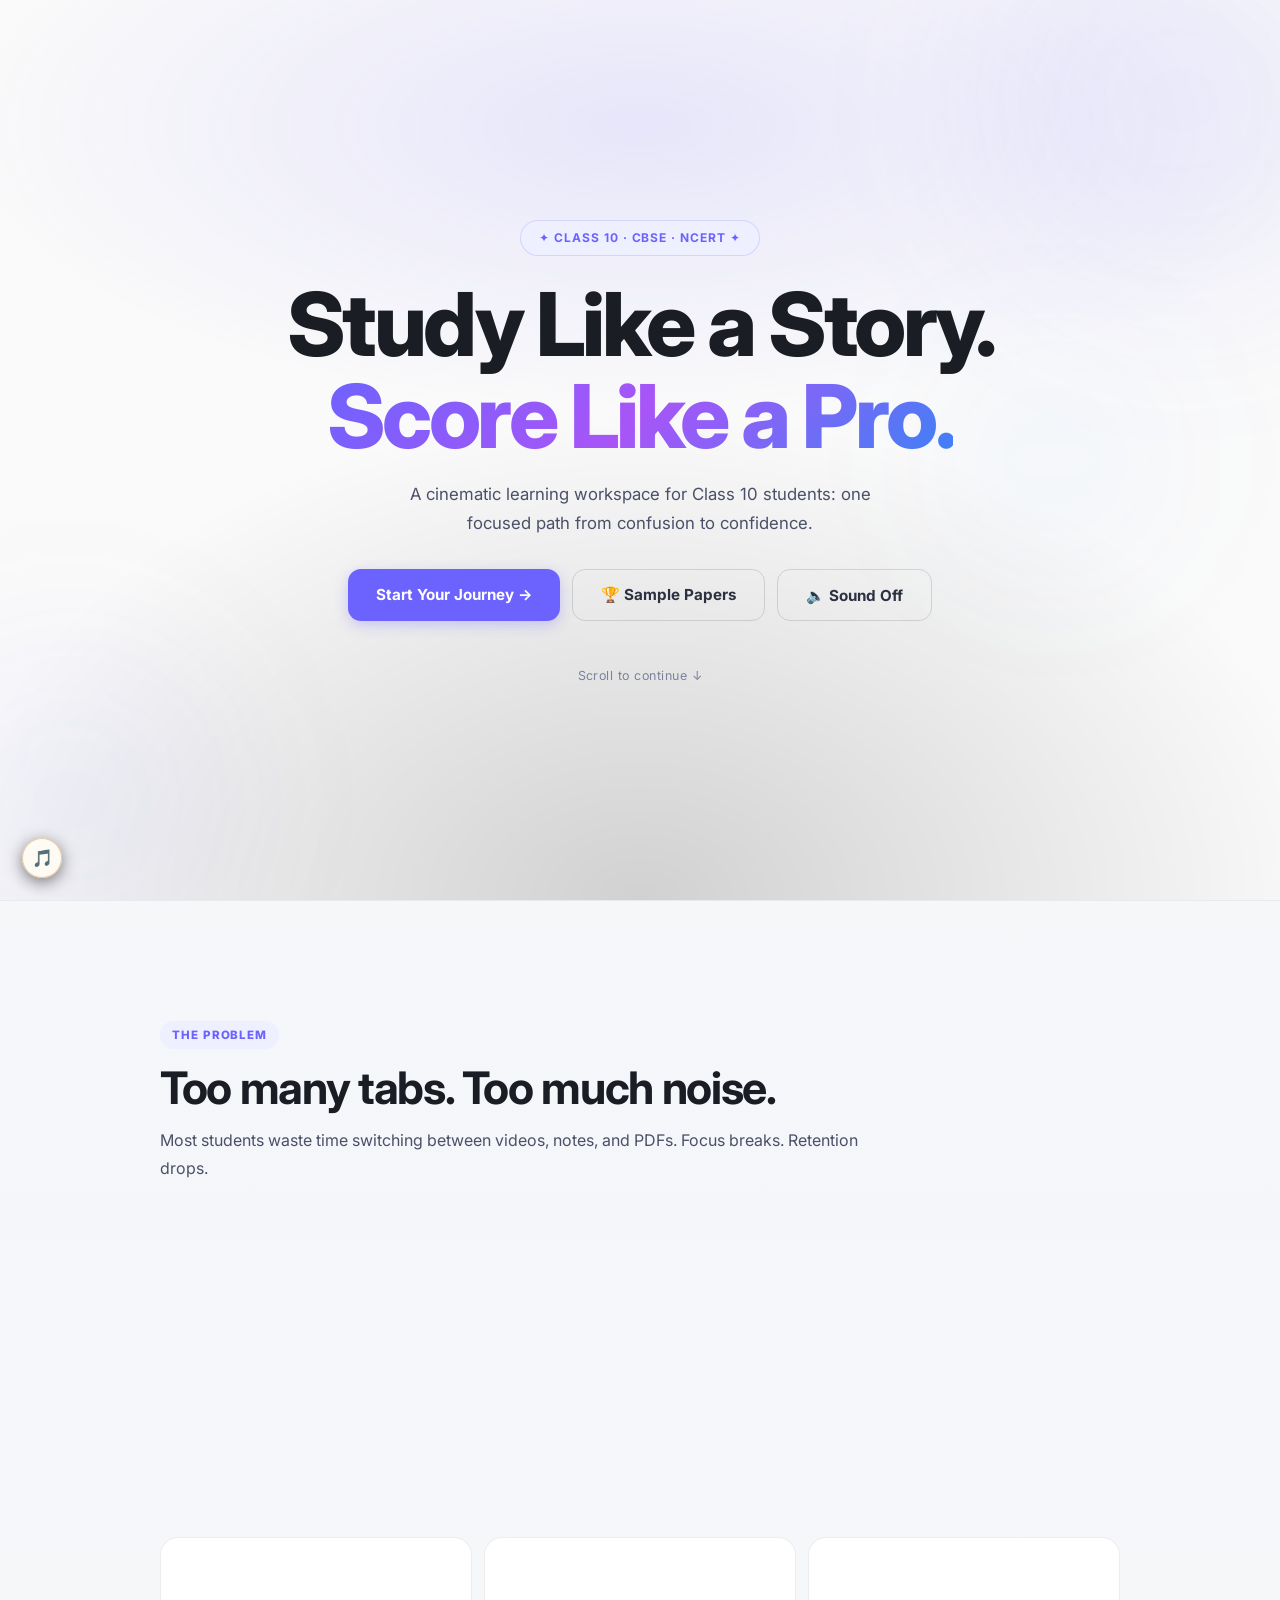
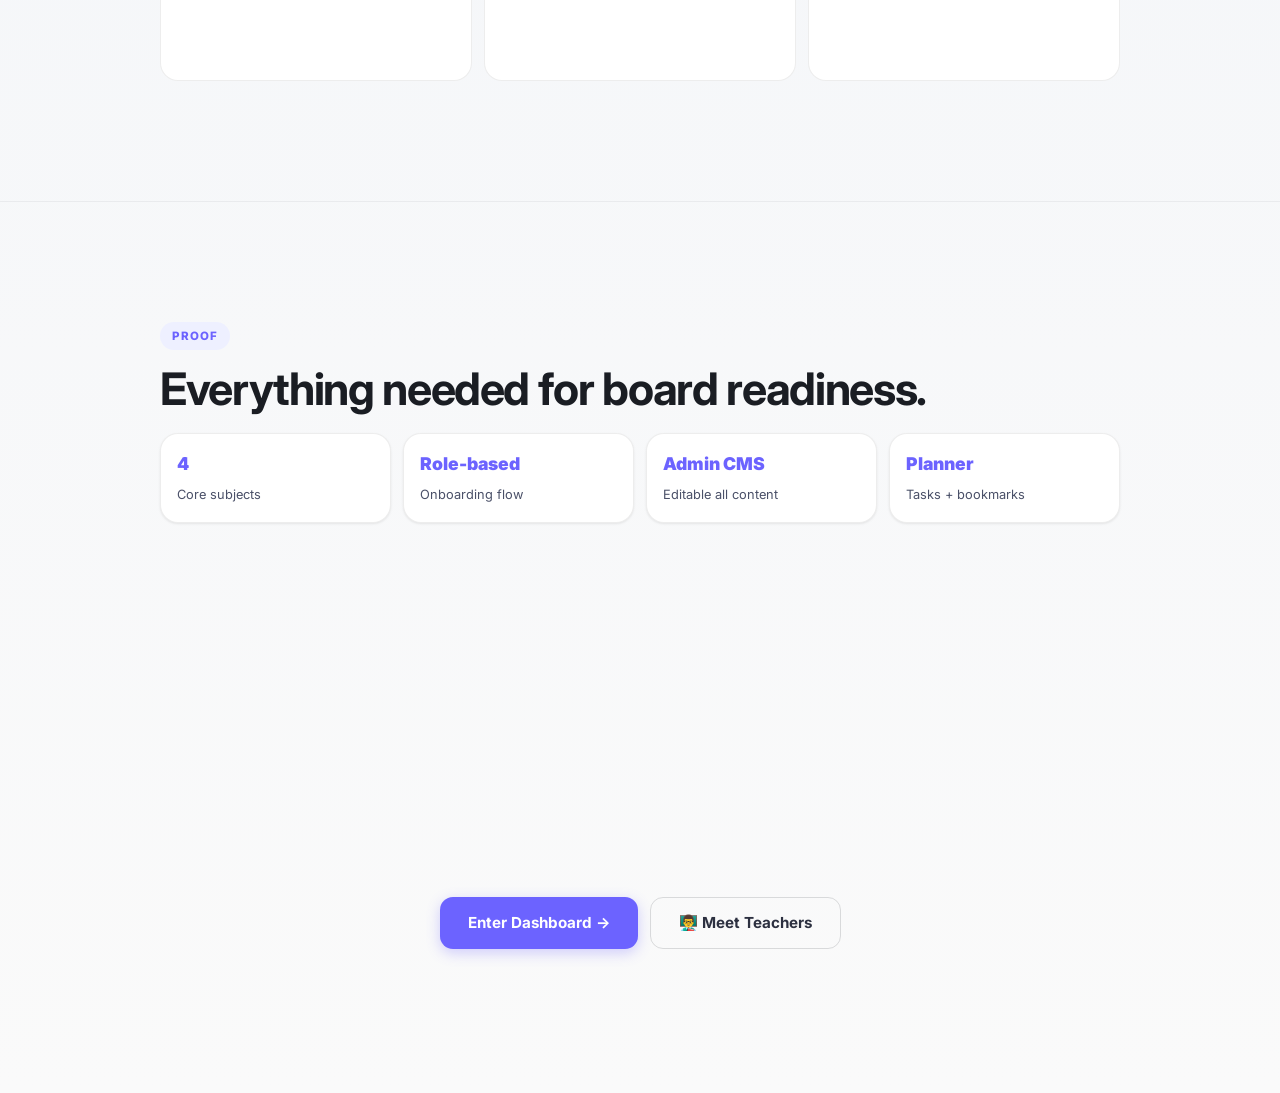
<file: index.html>
<!DOCTYPE html>
<html lang="en-GB" data-mode="light">
<head>
<meta charset="UTF-8">
<meta name="viewport" content="width=device-width,initial-scale=1,viewport-fit=cover">
<meta name="description" content="Class 10Edu — Premium Class 10 CBSE/NCERT learning app. Videos, notes, quizzes, sample papers, bookmarks and study planner.">
<title>Class 10Edu — Class 10 Learning</title>
<link rel="stylesheet" href="css/style.css">
</head>
<body>
<main class="cinema-page">
  <section class="hero-page cinema-hero">
    <div class="blob blob-1 parallax-layer" data-depth="0.12"></div>
    <div class="blob blob-2 parallax-layer" data-depth="0.18"></div>
    <div class="blob blob-3 parallax-layer" data-depth="0.24"></div>
    <div class="hero-vignette"></div>

    <div class="cinema-shell">
      <div class="hero-badge au">✦ Class 10 · CBSE · NCERT ✦</div>
      <h1 class="hero-title au-1">
        Study Like a Story.<br>
        <span class="grad">Score Like a Pro.</span>
      </h1>
      <p class="hero-sub au-2">
        A cinematic learning workspace for Class 10 students: one focused path from confusion to confidence.
      </p>
      <div class="hero-btns au-3">
        <a href="dashboard.html" class="btn btn-b btn-lg" id="heroStart">Start Your Journey →</a>
        <a href="sample-papers.html" class="btn btn-gh btn-lg">🏆 Sample Papers</a>
        <button class="btn btn-gh btn-lg" id="soundToggle" type="button">🔈 Sound Off</button>
      </div>
      <div class="hero-scroll-cue">Scroll to continue ↓</div>
    </div>
  </section>

  <section class="cinema-section reveal">
    <div class="cinema-shell">
      <p class="scene-kicker">The Problem</p>
      <h2 class="scene-title">Too many tabs. Too much noise.</h2>
      <p class="scene-copy">Most students waste time switching between videos, notes, and PDFs. Focus breaks. Retention drops.</p>
    </div>
  </section>

  <section class="cinema-section reveal">
    <div class="cinema-shell">
      <p class="scene-kicker">The Solution</p>
      <h2 class="scene-title">One flow. One subject. One clear next step.</h2>
      <div class="cinema-grid">
        <div class="feat-card zoom-card"><div class="feat-ico">🎬</div><div class="feat-title">Lesson-first flow</div><div class="feat-desc">Teacher → content type → focused learning screen.</div></div>
        <div class="feat-card zoom-card"><div class="feat-ico">🧠</div><div class="feat-title">Smart quiz loop</div><div class="feat-desc">Practice, feedback, score tracking, and retry.</div></div>
        <div class="feat-card zoom-card"><div class="feat-ico">📁</div><div class="feat-title">Resources in context</div><div class="feat-desc">Notes, PDFs, PYQs and mindmaps inside chapters.</div></div>
      </div>
    </div>
  </section>

  <section class="cinema-section reveal">
    <div class="cinema-shell">
      <p class="scene-kicker">Proof</p>
      <h2 class="scene-title">Everything needed for board readiness.</h2>
      <div class="cinema-proof">
        <div class="proof-item"><strong>4</strong><span>Core subjects</span></div>
        <div class="proof-item"><strong>Role-based</strong><span>Onboarding flow</span></div>
        <div class="proof-item"><strong>Admin CMS</strong><span>Editable all content</span></div>
        <div class="proof-item"><strong>Planner</strong><span>Tasks + bookmarks</span></div>
      </div>
    </div>
  </section>

  <section class="cinema-section cinema-climax reveal">
    <div class="cinema-shell">
      <p class="scene-kicker">Climax</p>
      <h2 class="scene-title">Your next chapter starts now.</h2>
      <p class="scene-copy">Join Class 10Edu and turn daily study into a smooth, high-focus routine.</p>
      <div class="hero-btns">
        <a href="dashboard.html" class="btn btn-b btn-lg" id="heroStartBottom">Enter Dashboard →</a>
        <a href="teachers.html" class="btn btn-gh btn-lg">👨‍🏫 Meet Teachers</a>
      </div>
    </div>
  </section>
</main>

<script src="js/app.js"></script>
<script src="js/security.js"></script>
<script src="js/theme_todo.js"></script>
<script>
App.applyMode();

// Show onboarding if first visit, else go straight to dashboard on CTA click
function withOnboarding(e){
  if (!App.hasProfile()) {
    e.preventDefault();
    App.showOnboarding(() => { location.href = 'dashboard.html'; });
  }
}
document.getElementById('heroStart').addEventListener('click', withOnboarding);
document.getElementById('heroStartBottom').addEventListener('click', withOnboarding);

// Dark/light toggle on hero — optional shortcut
document.addEventListener('keydown', e => {
  if (e.key === 'd' && e.altKey) App.toggleMode();
});

// Progressive reveal pacing
const io = new IntersectionObserver((entries)=>{
  entries.forEach(entry=>{
    if(entry.isIntersecting) entry.target.classList.add('in');
  });
},{threshold:.18});
document.querySelectorAll('.reveal').forEach(el=>io.observe(el));

// Lightweight parallax (no heavy libs)
const parallax = document.querySelectorAll('.parallax-layer');
let ticking = false;
window.addEventListener('scroll', ()=>{
  if(ticking) return;
  ticking = true;
  requestAnimationFrame(()=>{
    const y = window.scrollY || 0;
    parallax.forEach(el=>{
      const depth = parseFloat(el.dataset.depth || '0.12');
      el.style.transform = `translate3d(0, ${Math.round(y*depth)}px, 0) scale(1.02)`;
    });
    ticking = false;
  });
},{passive:true});

// Optional micro-sound feedback (muted by default)
let soundOn = false;
let ctx = null;
const soundBtn = document.getElementById('soundToggle');
soundBtn.addEventListener('click', ()=>{
  soundOn = !soundOn;
  soundBtn.textContent = soundOn ? '🔊 Sound On' : '🔈 Sound Off';
});
document.body.addEventListener('pointerdown', (e)=>{
  if(!soundOn) return;
  if(!e.target.closest('.btn')) return;
  try{
    ctx = ctx || new (window.AudioContext || window.webkitAudioContext)();
    const o = ctx.createOscillator(); const g = ctx.createGain();
    o.type = 'triangle'; o.frequency.value = 520;
    g.gain.value = 0.0001;
    o.connect(g); g.connect(ctx.destination);
    const t = ctx.currentTime;
    g.gain.exponentialRampToValueAtTime(0.03, t+0.01);
    g.gain.exponentialRampToValueAtTime(0.0001, t+0.09);
    o.start(t); o.stop(t+0.1);
  }catch{}
});
</script>
<script src="js/music.js"></script>
</body>
</html>
</file>
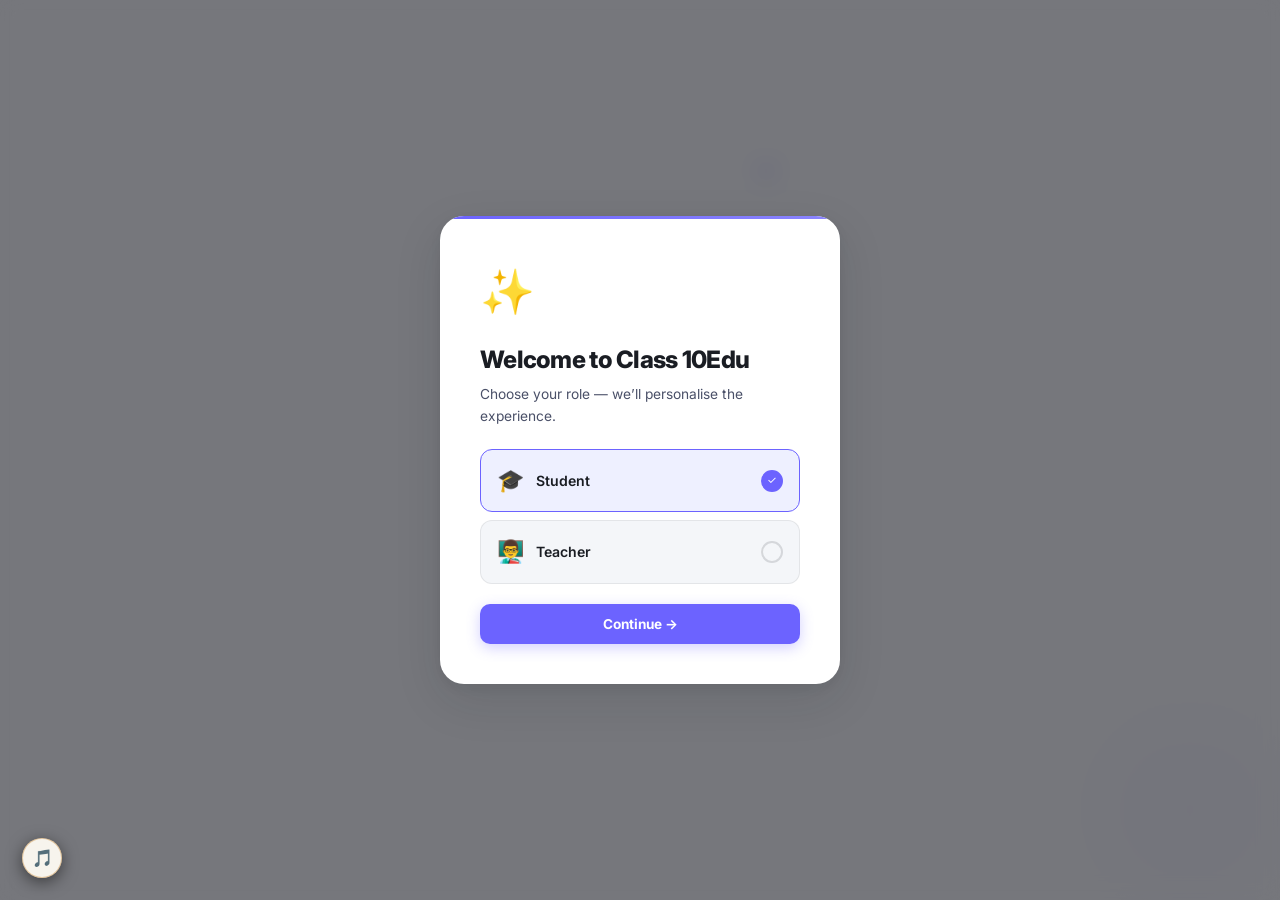
<file: chapter.html>
<!DOCTYPE html>
<html lang="en">
<head>
<meta charset="UTF-8">
<meta name="viewport" content="width=device-width,initial-scale=1,viewport-fit=cover">
<title>Chapter — Class 10Edu</title>
<link rel="stylesheet" href="css/style.css">
<style>
/* Chapter-specific styles */
.recommend-grid { display:grid; grid-template-columns:1fr 1fr; gap:8px; }
.rec-card { background:var(--bg3); border:1px solid var(--bdr); border-radius:var(--r); padding:12px 14px; text-decoration:none; color:inherit; display:block; transition:all .15s; min-height:64px; }
.rec-card:hover, .rec-card:focus { border-color:var(--bdr2); background:rgba(var(--br),.07); }
.rec-title { font-size:.82rem; font-weight:700; color:var(--t1); margin-bottom:4px; line-height:1.3; }
.rec-sub   { font-size:.71rem; color:var(--t3); }
@media(max-width:480px) { .recommend-grid { grid-template-columns:1fr; } }

/* lesson rows need big tap area */
.lesson-row { cursor:pointer; }
.lesson-row:active { background:rgba(var(--br),.12); }

/* Video embed safe */
.vid-embed { position:relative; width:100%; padding-bottom:56.25%; background:#000; overflow:hidden; }
.vid-embed iframe { position:absolute; top:0; left:0; width:100%; height:100%; border:none; }

/* Sticky video on scroll for desktop */
@media(min-width:900px) {
  .vid-sticky { position:sticky; top:calc(var(--nav-h) + 8px); }
}
</style>
</head>
<body>
<div id="nb"></div>
<div class="page-layout">
  <div id="sb"></div>
  <main class="main-area" id="mainArea">
    <div style="display:flex;align-items:center;justify-content:center;padding:80px 0">
      <div class="spinner"></div>
    </div>
  </main>
</div>
<div class="page-watermark"></div>

<script src="js/app.js"></script>
<script src="js/security.js"></script>
<script src="js/theme_todo.js"></script>
<script>
'use strict';

/* ═══════════ QUIZ ENGINE ═══════════ */
const Quiz = {
  qs: [], cur: 0, sel: null, answered: false, score: 0, sid: '', cid: '',

  start(qs, sid, cid) {
    if (!qs || qs.length === 0) { App.toast('No questions available', '⚠️'); return; }
    this.qs = qs; this.cur = 0; this.sel = null;
    this.answered = false; this.score = 0;
    this.sid = sid; this.cid = cid;
    this._render();
  },

  _render() {
    const el = document.getElementById('quizBody');
    if (!el) return;
    const q   = this.qs[this.cur];
    const pct = Math.round((this.cur / this.qs.length) * 100);
    const L   = ['A','B','C','D'];

    el.innerHTML =
      `<div class="qpbar"><div class="qpfill" id="qpf" style="width:${pct}%"></div></div>` +
      `<span class="q-label">Question ${this.cur + 1} of ${this.qs.length}` +
        (q.difficulty ? ` &nbsp;·&nbsp; ${q.difficulty}` : '') + `</span>` +
      `<div class="q-text">${VidyaSec.sanitize(q.q)}</div>` +
      `<div class="q-opts" id="qOpts">` +
        q.options.map((o, i) =>
          `<button class="q-opt" data-idx="${i}">` +
            `<div class="q-lbl">${L[i]}</div>` +
            VidyaSec.sanitize(o) +
          `</button>`
        ).join('') +
      `</div>` +
      `<div class="q-fb" id="qFb"></div>` +
      `<div class="q-acts">` +
        `<button class="btn btn-b" id="qSub">Submit Answer</button>` +
        `<button class="btn btn-gh" id="qNext" style="display:none">` +
          (this.cur < this.qs.length - 1 ? 'Next →' : 'See Results') +
        `</button>` +
      `</div>`;

    // Bind via event delegation — no inline onclick
    document.getElementById('qOpts').addEventListener('click', e => {
      const btn = e.target.closest('.q-opt');
      if (btn && !this.answered) this._pick(parseInt(btn.dataset.idx));
    });
    document.getElementById('qSub').addEventListener('click',  () => this._submit());
    document.getElementById('qNext').addEventListener('click', () => this._next());
  },

  _pick(i) {
    this.sel = i;
    document.querySelectorAll('.q-opt').forEach((b, j) => b.classList.toggle('sel', j === i));
  },

  _submit() {
    if (this.sel === null || this.answered) return;
    this.answered = true;
    const q = this.qs[this.cur];
    document.querySelectorAll('.q-opt').forEach((b, i) => {
      if (i === q.answer)  b.classList.add('ok');
      else if (i === this.sel) b.classList.add('ng');
    });
    const fb = document.getElementById('qFb');
    if (this.sel === q.answer) {
      this.score++;
      fb.className = 'q-fb ok show';
      fb.textContent = '✅ Correct!';
    } else {
      fb.className = 'q-fb ng show';
      fb.innerHTML = '❌ Incorrect. Correct: <strong>' +
        VidyaSec.sanitize(q.options[q.answer]) + '</strong>';
    }
    document.getElementById('qSub').style.display  = 'none';
    document.getElementById('qNext').style.display = 'inline-flex';
    const pf = document.getElementById('qpf');
    if (pf) pf.style.width = Math.round(((this.cur + 1) / this.qs.length) * 100) + '%';
  },

  _next() {
    if (this.cur >= this.qs.length - 1) { this._result(); return; }
    this.cur++; this.sel = null; this.answered = false;
    this._render();
  },

  _result() {
    const pct = Math.round(this.score / this.qs.length * 100);
    const [em, msg] = pct >= 80 ? ['🏆','Board Ready!']
                    : pct >= 60 ? ['👍','Good work!']
                    : pct >= 40 ? ['📚','Keep practising!']
                    : ['💪','Revise and retry!'];
    const el = document.getElementById('quizBody');
    if (!el) return;
    el.innerHTML =
      `<div class="quiz-result">` +
        `<span class="qr-em">${em}</span>` +
        `<div style="font-family:var(--fd);font-size:1.1rem;color:var(--bl);margin-bottom:8px">${msg}</div>` +
        `<div class="qr-score">${this.score}/${this.qs.length}</div>` +
        `<div class="qr-sub">${pct}% accuracy</div>` +
        `<div style="display:flex;gap:9px;justify-content:center;flex-wrap:wrap;margin-top:16px">` +
          `<button class="btn btn-gh" id="qRetry">↺ Retry</button>` +
          `<button class="btn btn-tl" id="qDone">✅ Mark Chapter Complete</button>` +
        `</div>` +
      `</div>`;
    document.getElementById('qRetry').addEventListener('click', () =>
      Quiz.start(Quiz.qs, Quiz.sid, Quiz.cid));
    document.getElementById('qDone').addEventListener('click', () =>
      ChPage.markDone());
    App.saveScore(this.sid, this.cid, this.score, this.qs.length);
  }
};

/* ═══════════ CHAPTER PAGE ═══════════ */
const ChPage = {
  sid: '', cid: '', subj: null, ch: null, li: 0,
  teacher: 'all',
  ctype: 'video',

  async init() {
    this.sid = App.getParam('subject') || '';
    this.cid = App.getParam('chapter') || '';

    if (!this.sid || !this.cid) { location.href = 'dashboard.html'; return; }

    let data;
    try { data = await App.loadData(); } catch(e) {
      document.getElementById('mainArea').innerHTML =
        '<div style="padding:40px;text-align:center;color:var(--t2)">⚠️ Could not load content. Please refresh.</div>';
      return;
    }

    this.subj = App.getSubject(this.sid);
    this.ch   = App.getChapter(this.sid, this.cid);

    if (!this.subj || !this.ch) { location.href = 'dashboard.html'; return; }
    if (!this.ch.lessons || this.ch.lessons.length === 0) {
      this.ch.lessons = [{ id:'l0', title: this.ch.title, videoId:'', duration:'—' }];
    }

    document.title = this.ch.title + ' — Vidya Mandir';
    App.initPage(this.sid);

    // Set lesson index from URL param
    const liParam = App.getParam('lesson');
    if (liParam) {
      const idx = this.ch.lessons.findIndex(l => l.id === liParam);
      if (idx >= 0) this.li = idx;
    }
    // Clamp to valid range
    this.li = Math.max(0, Math.min(this.li, this.ch.lessons.length - 1));

    // Teacher + content type from URL
    this.teacher = (App.getParam('teacher') ? decodeURIComponent(App.getParam('teacher')) : (localStorage.getItem(`vm_teacher_${this.sid}_${this.cid}`) || 'all'));
    this.ctype   = App.getParam('type') || localStorage.getItem(`vm_type_${this.sid}_${this.cid}`) || 'video';

    this._render();

    // Track progress
    const cur = this.ch.lessons[this.li];
    App.setLast(this.sid, this.cid, cur?.title || this.ch.title);
    if (cur?.id) App.markWatched(this.sid, this.cid, cur.id);
  },

  _render() {
    const { ch, subj, sid, cid } = this;
    // Back-compat: if lessons don't have type/teacher, treat as video + all
    const normLessons = (ch.lessons || []).map(l => ({
      ...l,
      type: (l.type || 'video'),
      teacher: (l.teacher || 'all')
    }));
    ch.lessons = normLessons;

    const teachersFromData = () => {
      const admData = App._parseLS('vm_admin_data', { teachers: [] });
      const admTeach  = (admData.teachers  || []).filter(t => !t.subject || t.subject === sid);
      const allTeach  = [...(ch.teachers   || []), ...admTeach];
      const key = t => `${(t.name||'').toLowerCase()}::${(t.channel||'').toLowerCase()}::${t.subject||''}`;
      const map = new Map();
      allTeach.forEach(t => { if (t?.name) map.set(key(t), t); });
      return [...map.values()];
    };

    const allTeach = teachersFromData();
    const lessonListFor = (teacher, type) => {
      // teacher='all' matches all
      return (ch.lessons || []).filter(l => {
        const lt = (l.type||'video');
        const lteach = (l.teacher||'all');
        const teacherOk = teacher === 'all' || lteach === 'all' || lteach === teacher;
        const typeOk = type ? lt === type : true;
        return teacherOk && typeOk;
      });
    };

    // If current selection yields no lessons, relax teacher first then type.
    let filtered = lessonListFor(this.teacher, this.ctype);
    if (!filtered.length) filtered = lessonListFor('all', this.ctype);
    if (!filtered.length) filtered = lessonListFor('all', 'video');

    // Maintain li within filtered list; pick first if out of range
    this.li = Math.max(0, Math.min(this.li, filtered.length - 1));
    const lesson = filtered[this.li] || ch.lessons[0];
    const p         = App.getProgress();
    const isDone    = (p[sid]?.done || []).includes(cid);
    const bm        = App.isBookmarked(sid, cid);
    const admData   = App._parseLS('vm_admin_data', { pdfs:[], ncertTopics:[], teachers:[] });
    const pdfs      = (admData.pdfs    || []).filter(f => f.chapter === cid || f.subject === sid);
    const admTopics = (admData.ncertTopics || []).filter(t => t.chapter === cid || t.subject === sid);
    const allTopics = [...(ch.ncertTopics || []), ...admTopics];
    const recommended = subj.chapters.filter(c => c.id !== cid).slice(0, 4);

    // Build video src safely
    const vidSrc = lesson.videoId
      ? `https://www.youtube-nocookie.com/embed/${lesson.videoId}?rel=0&modestbranding=1`
      : '';

    const main = document.getElementById('mainArea');
    main.innerHTML = '';           // clear loading spinner

    // ── PAGE HEADER ──
    const header = document.createElement('div');
    header.className = 'page-head au';
    header.innerHTML =
      `<div class="breadcrumb">` +
        `<a href="dashboard.html">Dashboard</a><span class="sep">›</span>` +
        `<a href="subject.html?id=${sid}">${VidyaSec.sanitize(subj.name)}</a>` +
        `<span class="sep">›</span><span>${VidyaSec.sanitize(ch.title)}</span>` +
      `</div>` +
      `<div style="display:flex;align-items:flex-start;justify-content:space-between;flex-wrap:wrap;gap:10px">` +
        `<div>` +
          `<h1>${VidyaSec.sanitize(ch.title)}</h1>` +
          `<div class="lead" style="display:flex;gap:10px;flex-wrap:wrap;margin-top:5px;font-size:.77rem">` +
            `<span>▶ ${filtered.length} item${filtered.length !== 1 ? 's' : ''}</span>` +
            `<span>⏱ ${ch.duration}</span>` +
            `<span>❓ ${ch.quiz.length} Qs</span>` +
            `<span>⭐ ${allTopics.length} topics</span>` +
            (pdfs.length ? `<span style="color:var(--tll)">📁 ${pdfs.length} PDFs</span>` : '') +
            (isDone ? `<span style="color:var(--tll)">✅ Complete</span>` : '') +
          `</div>` +
        `</div>` +
        (isDone ? `<span class="chip chip-tl" style="font-size:.8rem;padding:5px 12px">✅ Done</span>` : '') +
      `</div>`;
    main.appendChild(header);

    // ── TEACHER + CONTENT PICKERS ──
    const picker = document.createElement('div');
    picker.className = 'gcard au-1';
    picker.style.marginBottom = '14px';
    const teacherOptions = [{id:'all', name:'All Teachers', channel:'', avatar:'👨‍🏫', color:'var(--accent)'}]
      .concat(allTeach.map(t=>({id:`${t.name||''}::${t.channel||''}`, name:t.name, channel:t.channel, avatar:t.avatar, color:t.color})));
    const typeOptions = [
      {id:'video',      label:'Video Lessons', icon:'🎬'},
      {id:'notes',      label:'Notes',         icon:'📝'},
      {id:'explanation',label:'Explanation',   icon:'🧠'},
      {id:'one-shot',   label:'One-shot',      icon:'⚡'},
      {id:'pdf',        label:'PDF',           icon:'📁'},
      {id:'quiz',       label:'Quiz',          icon:'🧩'},
    ];
    const effectiveTypes = new Set((ch.lessons||[]).map(l=>(l.type||'video')));
    // Always allow notes/pdf/quiz as sections
    ['notes','pdf','quiz'].forEach(t=>effectiveTypes.add(t));

    picker.innerHTML = `
      <div class="card-top-rule"></div>
      <div class="card-pad" style="display:flex;gap:10px;flex-wrap:wrap;align-items:end">
        <div style="flex:1;min-width:220px">
          <div class="label" style="margin-bottom:6px">Teacher</div>
          <select class="fc" id="teacherPick"></select>
        </div>
        <div style="flex:2;min-width:260px">
          <div class="label" style="margin-bottom:6px">Open</div>
          <div class="filter-tabs" id="typeTabs" style="margin:0"></div>
        </div>
      </div>`;
    main.appendChild(picker);

    const teacherPick = picker.querySelector('#teacherPick');
    teacherPick.innerHTML = teacherOptions.map(t=>`<option value="${t.id==='all'?'all':encodeURIComponent(t.id)}">${VidyaSec.sanitize(t.name)}${t.channel?` — ${VidyaSec.sanitize(t.channel)}`:''}</option>`).join('');
    // Set teacher selection if match exists
    const isTeacherValid = teacherOptions.some(t=>t.id===this.teacher);
    if(!isTeacherValid) this.teacher = 'all';
    teacherPick.value = this.teacher==='all' ? 'all' : encodeURIComponent(this.teacher);

    const typeTabs = picker.querySelector('#typeTabs');
    const renderTabs = ()=>{
      typeTabs.innerHTML = typeOptions
        .filter(t=>effectiveTypes.has(t.id))
        .map(t=>`<div class="ftab ${this.ctype===t.id?'active':''}" data-type="${t.id}" role="button" tabindex="0">${t.icon} ${t.label}</div>`)
        .join('');
    };
    renderTabs();

    const persist = ()=>{
      localStorage.setItem(`vm_teacher_${sid}_${cid}`, this.teacher);
      localStorage.setItem(`vm_type_${sid}_${cid}`, this.ctype);
    };
    teacherPick.addEventListener('change', ()=>{
      const raw = teacherPick.value || 'all';
      this.teacher = raw === 'all' ? 'all' : decodeURIComponent(raw);
      this.li = 0;
      persist();
      this._render();
    });
    typeTabs.addEventListener('click', (e)=>{
      const t = e.target.closest('.ftab')?.dataset?.type;
      if(!t) return;
      this.ctype = t;
      this.li = 0;
      persist();
      this._render();
    });

    // ── GRID WRAPPER ──
    const grid = document.createElement('div');
    grid.className = 'ch-grid';
    main.appendChild(grid);

    // LEFT COLUMN
    const left = document.createElement('div');
    grid.appendChild(left);

    // Content router: Notes / PDF / Quiz use existing sections
    const isNotes = this.ctype === 'notes';
    const isPDF   = this.ctype === 'pdf';
    const isQuiz  = this.ctype === 'quiz';

    // -- VIDEO --
    const vidWrap = document.createElement('div');
    vidWrap.className = 'vid-wrap vid-sticky au';
    if (!isNotes && !isPDF && !isQuiz && vidSrc) {
      vidWrap.innerHTML =
        `<div class="card-top-rule"></div>` +
        `<div class="vid-embed">` +
          `<iframe id="vFrame" src="${vidSrc}" title="${VidyaSec.sanitize(lesson.title)}"` +
          ` allow="accelerometer;autoplay;clipboard-write;encrypted-media;gyroscope;picture-in-picture"` +
          ` allowfullscreen loading="lazy"></iframe>` +
        `</div>` +
        `<div class="vid-meta">` +
          `<h3 id="vTitle">${VidyaSec.sanitize(lesson.title)}</h3>` +
          `<div style="display:flex;gap:10px;font-size:.73rem;color:var(--t3);align-items:center;flex-wrap:wrap">` +
            `<span>⏱ <span id="vDur">${lesson.duration}</span></span>` +
            `<span>${subj.icon} ${VidyaSec.sanitize(subj.name)}</span>` +
            `<button class="vid-bookmark${bm ? ' saved' : ''}" id="bmBtn" style="margin-left:auto">` +
              `${bm ? '🔖' : '🔗'}` +
            `</button>` +
          `</div>` +
        `</div>`;
    } else if (!isNotes && !isPDF && !isQuiz) {
      vidWrap.innerHTML =
        `<div class="card-top-rule"></div>` +
        `<div style="padding:32px;text-align:center;color:var(--t3)">` +
          `<div style="font-size:40px;margin-bottom:8px">🎬</div>` +
          `<div>Video not yet assigned.<br>Admin can add a YouTube link.</div>` +
        `</div>` +
        `<div class="vid-meta"><h3 id="vTitle">${VidyaSec.sanitize(lesson.title)}</h3></div>`;
    }
    left.appendChild(vidWrap);

    // Bookmark button event
    document.getElementById('bmBtn')?.addEventListener('click', () => this._toggleBm());

    // -- LESSONS LIST --
    const showLessonList = !isNotes && !isPDF && !isQuiz && filtered.length > 1;
    if (showLessonList) {
      const llCard = document.createElement('div');
      llCard.className = 'lesson-card au-1';
      let llHtml =
        `<div class="card-top-rule"></div>` +
        `<div class="sec-head"><h3>📋 ${this.ctype === 'one-shot' ? 'One-shots' : this.ctype === 'explanation' ? 'Explanations' : 'Lessons'}</h3>` +
        `<span style="font-size:.73rem;color:var(--t3)">${filtered.length} total</span></div>`;
      filtered.forEach((l, i) => {
        llHtml +=
          `<div class="lesson-row${i === this.li ? ' active' : ''}" data-li="${i}">` +
            `<div class="lesson-n" id="ln${i}">${i === this.li ? '▶' : i + 1}</div>` +
            `<div style="flex:1"><div class="lesson-title">${VidyaSec.sanitize(l.title)}</div></div>` +
            `<div class="lesson-dur">${l.duration}</div>` +
          `</div>`;
      });
      llCard.innerHTML = llHtml;
      // Event delegation — one listener, not N inline handlers
      llCard.addEventListener('click', e => {
        const row = e.target.closest('.lesson-row');
        if (row) this._switchLesson(parseInt(row.dataset.li));
      });
      left.appendChild(llCard);
    }

    // -- ADMIN NOTE --
    if (ch._adminNote) {
      const noteDiv = document.createElement('div');
      noteDiv.className = 'gcard au-2';
      noteDiv.style.marginBottom = '14px';
      noteDiv.innerHTML =
        `<div class="card-top-rule"></div>` +
        `<div class="card-pad">` +
          `<div style="font-family:var(--fd);font-size:.88rem;color:var(--bl);font-weight:700;margin-bottom:6px">📌 Teacher's Note</div>` +
          `<p style="font-size:.84rem;color:var(--t2);line-height:1.7;white-space:pre-line">${VidyaSec.sanitize(ch._adminNote)}</p>` +
        `</div>`;
      left.appendChild(noteDiv);
    }

    // -- NCERT TOPICS --
    if (allTopics.length) {
      const tc = document.createElement('div');
      tc.className = 'topics-card au-2';
      let tHtml =
        `<div class="card-top-rule"></div>` +
        `<div class="sec-head"><h3>⭐ NCERT Important Topics</h3><span class="chip chip-nc">Board Focus</span></div>`;
      allTopics.forEach((t, i) => {
        tHtml +=
          `<div class="topic-row">` +
            `<div class="topic-n">${i + 1}</div>` +
            `<div class="topic-text">${VidyaSec.sanitize(t.text)}` +
              (t.important ? ' <span style="color:var(--b)">★</span>' : '') +
              (t.type ? ` <span class="chip chip-tl" style="font-size:.62rem;padding:1px 6px">${VidyaSec.sanitize(t.type)}</span>` : '') +
            `</div>` +
            (t.marks ? `<div class="topic-marks">${VidyaSec.sanitize(t.marks)}M</div>` : '') +
          `</div>`;
      });
      tc.innerHTML = tHtml;
      left.appendChild(tc);
    }

    // -- PDFs --
    if (isPDF && pdfs.length) {
      const pdfCard = document.createElement('div');
      pdfCard.className = 'pdf-card au-3';
      let pHtml =
        `<div class="card-top-rule"></div>` +
        `<div class="sec-head"><h3>📁 PDF Resources</h3>` +
        `<span class="chip chip-tl">${pdfs.length} file${pdfs.length !== 1 ? 's' : ''}</span></div>` +
        `<div class="card-pad">`;
      pdfs.forEach(pdf => {
        pHtml +=
          `<div class="pdf-row" data-url="${pdf.url}">` +
            `<span style="font-size:20px">📄</span>` +
            `<span style="flex:1;font-size:.84rem;font-weight:600">${VidyaSec.sanitize(pdf.name)}</span>` +
            `<span class="chip chip-${pdf.type === 'Notes' ? 'b' : pdf.type === 'Questions' ? 'a' : 'tl'}">` +
              VidyaSec.sanitize(pdf.type || 'Notes') +
            `</span>` +
            `<a href="${pdf.url}" download="${VidyaSec.sanitize(pdf.name)}" class="btn btn-gh btn-sm" rel="noopener">⬇</a>` +
          `</div>`;
      });
      pHtml += `<div id="pdfViewerWrap" style="display:none;margin-top:10px;border-radius:10px;overflow:hidden">` +
        `<iframe id="pdfFrame" src="" style="width:100%;height:480px;border:none;background:#fff"></iframe>` +
      `</div></div>`;
      pdfCard.innerHTML = pHtml;
      // Delegation for pdf rows
      pdfCard.addEventListener('click', e => {
        const row = e.target.closest('.pdf-row');
        if (row && !e.target.closest('a')) this._viewPDF(row.dataset.url);
      });
      left.appendChild(pdfCard);
    }

    // -- NOTES --
    if (isNotes) {
      const notesCard = document.createElement('div');
      notesCard.className = 'notes-card au-3';
      notesCard.innerHTML =
        `<div class="card-top-rule"></div>` +
        `<div class="sec-head">` +
          `<h3>📝 Chapter Notes</h3>` +
          `<div style="display:flex;gap:6px">` +
            `<span class="chip chip-b">NCERT</span>` +
            `<button class="btn btn-gh btn-sm" id="printBtn">🖨 Print</button>` +
          `</div>` +
        `</div>` +
        `<div class="notes-body" id="notesBody">${this._renderNotes(ch.notes)}</div>`;
      left.appendChild(notesCard);
      document.getElementById('printBtn')?.addEventListener('click', () => this._print());
    }

    // -- QUIZ --
    if (isQuiz) {
      const allQ = this._getAllQuiz();
      const quizCard = document.createElement('div');
      quizCard.className = 'quiz-card au-4';
      quizCard.innerHTML =
        `<div class="card-top-rule"></div>` +
        `<div class="sec-head"><h3>🧠 Chapter Quiz</h3>` +
          `<span class="chip chip-a">${allQ.length} Questions</span>` +
        `</div>` +
        `<div id="quizBody" class="quiz-body">` +
          `<div style="text-align:center;padding:16px">` +
            `<p style="color:var(--t2);margin-bottom:14px;font-size:.88rem">` +
              `Test your understanding of <strong>${VidyaSec.sanitize(ch.title)}</strong>` +
            `</p>` +
            `<button class="btn btn-b btn-lg" id="startQuizBtn">🚀 Start Quiz</button>` +
          `</div>` +
        `</div>`;
      left.appendChild(quizCard);
      quizCard.querySelector('#startQuizBtn')?.addEventListener('click', () =>
        Quiz.start(this._getAllQuiz(), sid, cid));
    }

    // -- RECOMMENDED --
    if (recommended.length) {
      const recDiv = document.createElement('div');
      recDiv.className = 'au-4';
      recDiv.style.marginTop = '4px';
      let rHtml =
        `<div style="font-family:var(--fd);font-size:.95rem;color:var(--bl);margin-bottom:10px">` +
          `📚 More in ${VidyaSec.sanitize(subj.name)}` +
        `</div>` +
        `<div class="recommend-grid">`;
      recommended.forEach(r => {
        const rd = (p[sid]?.done || []).includes(r.id);
        rHtml +=
          `<a href="chapter.html?subject=${sid}&chapter=${r.id}" class="rec-card">` +
            `<div class="rec-title">${VidyaSec.sanitize(r.title)}</div>` +
            `<div class="rec-sub">⏱ ${r.duration} · ❓ ${r.quiz.length} Qs${rd ? ' · ✅' : ''}</div>` +
          `</a>`;
      });
      rHtml += `</div>`;
      recDiv.innerHTML = rHtml;
      left.appendChild(recDiv);
    }

    // -- ACTION BUTTONS --
    const actions = document.createElement('div');
    actions.style.cssText = 'display:flex;gap:9px;flex-wrap:wrap;margin-top:18px';
    actions.innerHTML =
      `<button class="btn btn-b" id="doneBtn">✅ Mark Complete</button>` +
      `<a href="subject.html?id=${sid}" class="btn btn-gh">← ${VidyaSec.sanitize(subj.name)}</a>` +
      `<button class="btn btn-tl" id="todoBtn">📋 Add to Tasks</button>`;
    left.appendChild(actions);
    actions.querySelector('#doneBtn')?.addEventListener('click', () => this.markDone());
    actions.querySelector('#todoBtn')?.addEventListener('click', () => this._addTodo());

    // RIGHT COLUMN (sidebar)
    const right = document.createElement('div');
    grid.appendChild(right);

    // Teachers
    if (allTeach.length) {
      const tc = document.createElement('div');
      tc.className = 'side-card';
      let tHtml =
        `<div class="card-top-rule"></div>` +
        `<div class="sec-head"><h3>👨‍🏫 Educators</h3></div>` +
        `<div style="padding:10px;display:flex;flex-direction:column;gap:7px">`;
      allTeach.forEach(t => {
        tHtml +=
          `<div class="teacher-row">` +
            `<div class="teacher-av" style="background:${t.color || 'var(--b)'};color:#fff">` +
              VidyaSec.sanitize((t.avatar || t.name?.[0] || 'T').slice(0,2)) +
            `</div>` +
            `<div>` +
              `<div style="font-size:.83rem;font-weight:700">${VidyaSec.sanitize(t.name)}</div>` +
              `<div style="font-size:.7rem;color:var(--t3)">📺 ${VidyaSec.sanitize(t.channel)}</div>` +
            `</div>` +
          `</div>`;
      });
      tHtml += `</div>`;
      tc.innerHTML = tHtml;
      right.appendChild(tc);
    }

    // Chapter nav
    const navCard = document.createElement('div');
    navCard.className = 'side-card';
    let navHtml =
      `<div class="card-top-rule"></div>` +
      `<div class="sec-head"><h3>📑 ${VidyaSec.sanitize(subj.name)}</h3></div>` +
      `<div style="padding:7px">`;
    subj.chapters.forEach((c, i) => {
      const d2 = (p[sid]?.done || []).includes(c.id);
      navHtml +=
        `<a href="chapter.html?subject=${sid}&chapter=${c.id}"` +
          ` class="ch-nav-link${c.id === cid ? ' active' : ''}${d2 ? ' done-ch' : ''}">` +
          `<div class="ch-nav-n">${d2 ? '✓' : i + 1}</div>` +
          `<span>${VidyaSec.sanitize(c.title)}</span>` +
        `</a>`;
    });
    navHtml += `</div>`;
    navCard.innerHTML = navHtml;
    right.appendChild(navCard);

    // Quick task widget
    const taskCard = document.createElement('div');
    taskCard.className = 'side-card';
    taskCard.innerHTML =
      `<div class="card-top-rule"></div>` +
      `<div class="quick-widget">` +
        `<div class="qw-title">📋 Quick Task</div>` +
        `<input class="todo-inp" id="qTask" placeholder="Revision note…" style="margin-bottom:7px;width:100%">` +
        `<select class="fc" id="qPri" style="margin-bottom:8px;font-size:.8rem">` +
          `<option value="normal">Normal</option>` +
          `<option value="high">🔴 High Priority</option>` +
        `</select>` +
        `<button class="btn btn-b btn-sm" id="qAddBtn" style="width:100%;justify-content:center">+ Add Task</button>` +
      `</div>`;
    // Bind events after insert
    right.appendChild(taskCard);
    taskCard.querySelector('#qAddBtn')?.addEventListener('click', () => this._addQuick());
    taskCard.querySelector('#qTask')?.addEventListener('keydown', e => {
      if (e.key === 'Enter') this._addQuick();
    });
  },

  // ── Lesson switch ──
  _switchLesson(idx) {
    // Switch within current teacher+type filtered list
    const filtered = (this.ch.lessons||[]).filter(l => {
      const lt = (l.type||'video');
      const lteach = (l.teacher||'all');
      const teacherOk = this.teacher==='all' || lteach==='all' || lteach===this.teacher;
      return lt === (this.ctype||'video') && teacherOk;
    });
    if (idx < 0 || idx >= filtered.length) return;
    this.li = idx;
    const l = filtered[idx];

    // Update iframe
    const frame = document.getElementById('vFrame');
    if (frame) {
      frame.src = l.videoId
        ? `https://www.youtube-nocookie.com/embed/${l.videoId}?rel=0&modestbranding=1&autoplay=1`
        : '';
    }

    // Update meta text
    const vt = document.getElementById('vTitle');
    if (vt) vt.textContent = l.title;
    const vd = document.getElementById('vDur');
    if (vd) vd.textContent = l.duration;

    // Update lesson row highlight
    document.querySelectorAll('.lesson-row').forEach((row, i) => {
      row.classList.toggle('active', i === idx);
      const n = document.getElementById('ln' + i);
      if (n) n.textContent = i === idx ? '▶' : i + 1;
    });

    App.setLast(this.sid, this.cid, l.title);
    if (l.id) App.markWatched(this.sid, this.cid, l.id);
  },

  // ── Bookmark ──
  _toggleBm() {
    const saved = App.toggleBookmark(this.sid, this.cid);
    const btn   = document.getElementById('bmBtn');
    if (btn) { btn.textContent = saved ? '🔖' : '🔗'; btn.classList.toggle('saved', saved); }
    App.toast(saved ? 'Bookmarked! 🔖' : 'Bookmark removed');
  },

  // ── PDF viewer ──
  _viewPDF(url) {
    const frame = document.getElementById('pdfFrame');
    const wrap  = document.getElementById('pdfViewerWrap');
    if (frame) frame.src = url;
    if (wrap)  { wrap.style.display = 'block'; wrap.scrollIntoView({ behavior:'smooth', block:'start' }); }
  },

  // ── Notes renderer ──
  _renderNotes(n) {
    if (!n?.content || n.content.length === 0)
      return '<p style="color:var(--t3)">No notes available for this chapter.</p>';
    return n.content.map(item => {
      const t = VidyaSec.sanitize(item.text || '');
      switch (item.type) {
        case 'intro':    return `<div class="n-intro">${t}</div>`;
        case 'heading':  return `<div class="n-head">${t}</div>`;
        case 'text':     return `<p class="n-text">${t}</p>`;
        case 'keypoint': return `<div class="n-kp">${t}</div>`;
        case 'formula':  return `<div class="n-formula">📐 ${t}</div>`;
        case 'example':
          return `<div class="n-example">` +
            `<div class="n-q">💡 ${VidyaSec.sanitize(item.question || '')}</div>` +
            `<div class="n-a">→ ${VidyaSec.sanitize(item.answer || '')}</div>` +
          `</div>`;
        default: return `<p class="n-text">${t}</p>`;
      }
    }).join('');
  },

  // ── Get all quiz (built-in + admin) ──
  _getAllQuiz() {
    const admData = App._parseLS('vm_admin_data', { quiz: [] });
    const extra   = (admData.quiz || []).filter(q =>
      q.chapter === this.cid || q.subject === this.sid);
    return [...(this.ch.quiz || []), ...extra];
  },

  // ── Mark done ──
  markDone() {
    App.markDone(this.sid, this.cid);
    App.toast('🎉 Chapter marked complete!');
    // Update done badge in header
    const badges = document.querySelectorAll('.lead span');
    badges.forEach(b => { if (b.textContent.includes('Complete')) b.style.color = 'var(--tll)'; });
  },

  // ── Add to tasks ──
  _addTodo() {
    TodoPanel.add('Revise: ' + this.ch.title, this.sid, '', 'normal', '');
    App.toast('Added to tasks 📋');
  },

  // ── Quick task ──
  _addQuick() {
    const inp  = document.getElementById('qTask');
    const pri  = document.getElementById('qPri')?.value || 'normal';
    const text = VidyaSec.clampStr((inp?.value || '').trim(), 200);
    if (!text) return;
    TodoPanel.add(text, this.sid, '', pri, '');
    if (inp) inp.value = '';
    App.toast('Task added ✅');
  },

  // ── Print notes (no scripts in print window) ──
  _print() {
    const body = document.getElementById('notesBody')?.innerText || '';
    const w = window.open('', '_blank');
    if (!w) { App.toast('Allow pop-ups to print', '⚠️'); return; }
    w.document.write(
      '<!DOCTYPE html><html><head>' +
      '<title>' + this.ch.title + ' — Notes</title>' +
      '<style>' +
        'body{font-family:Georgia,serif;max-width:680px;margin:40px auto;' +
        'line-height:1.9;color:#1a0e06;padding:0 20px}' +
        'h1{color:#8A5010}pre{white-space:pre-wrap;font-family:inherit}' +
        '@media print{body{margin:20px}}' +
      '</style>' +
      '</head><body>' +
      '<h1>📝 ' + this.ch.title + '</h1>' +
      '<h3 style="color:#666;margin-bottom:20px">' + this.subj.name + ' · Vidya Mandir</h3>' +
      '<hr><pre>' + body.replace(/</g,'&lt;').replace(/>/g,'&gt;') + '</pre>' +
      '</body></html>'
    );
    w.document.close();
    setTimeout(() => { try { w.print(); } catch(e) {} }, 400);
  }
};

document.addEventListener('DOMContentLoaded', () => ChPage.init());
</script>
<script src="js/music.js"></script>
</body>
</html>
</file>
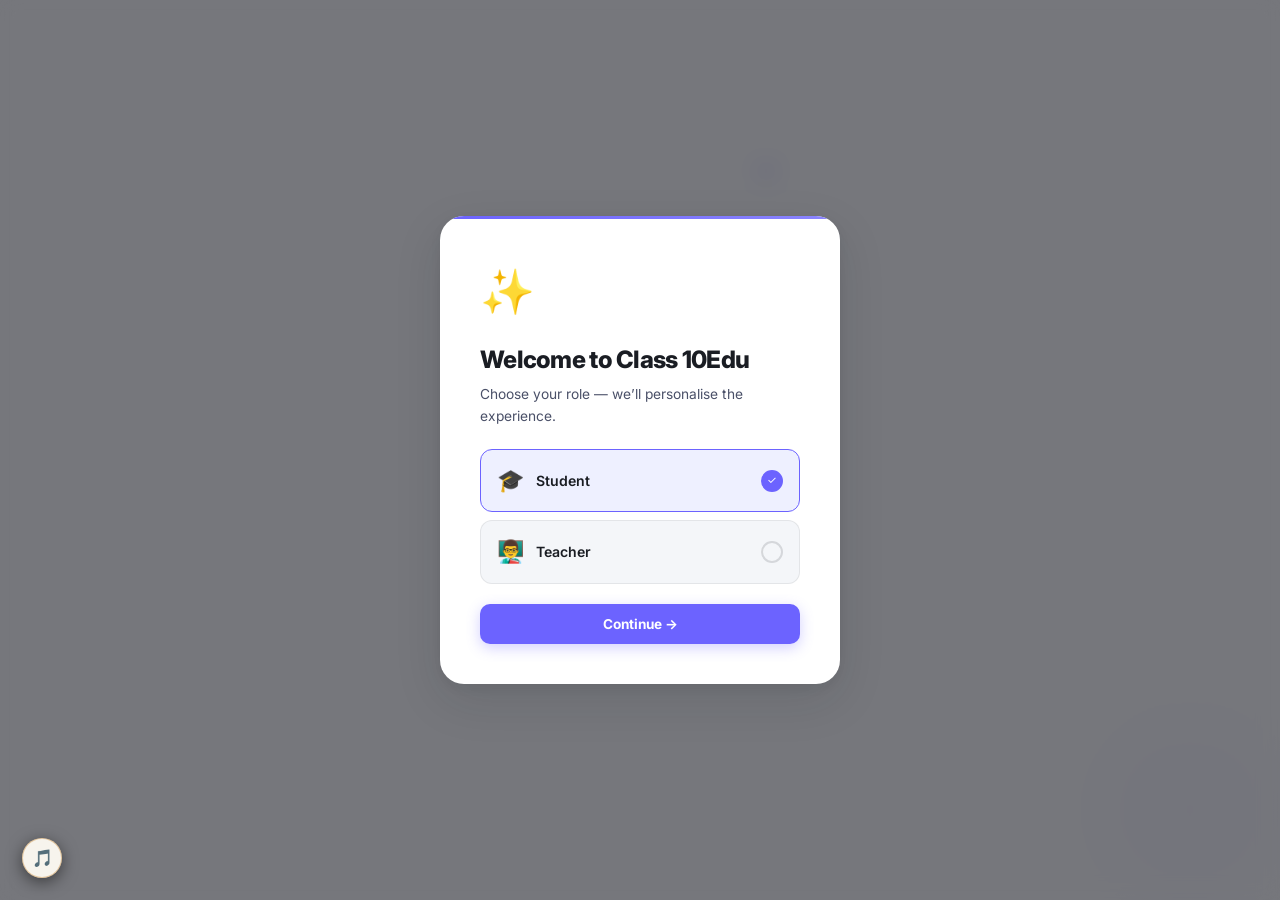
<file: dashboard.html>
<!DOCTYPE html>
<html lang="en-GB">
<head>
<meta charset="UTF-8"><meta name="viewport" content="width=device-width,initial-scale=1,viewport-fit=cover">
<title>Dashboard — Class 10Edu</title>
<link rel="stylesheet" href="css/style.css">
</head>
<body>
<div id="nb"></div>
<div class="page-layout">
  <div id="sb"></div>
  <main class="main-area" id="mainArea">
    <div style="display:flex;align-items:center;justify-content:center;padding:80px 0"><div class="spinner"></div></div>
  </main>
</div>
<div class="page-watermark"></div>
<script src="js/app.js"></script>
<script src="js/security.js"></script>
<script src="js/theme_todo.js"></script>
<script>
document.addEventListener('DOMContentLoaded', async () => {
  // Check onboarding
  if (!App.hasProfile()) {
    App.applyMode();
    App.showOnboarding(() => location.reload());
    return;
  }

  App.initPage('dashboard');
  const data = await App.loadData();
  const p    = App.getProgress();
  const admData = App._parseLS('vm_admin_data', { announcements:[], pdfs:[], ncertTopics:[] });
  const profile = App.getProfile();

  // Compute stats
  let totalDone=0, totalQz=0, totalPct=0, lastSubj=null, lastCh=null, lastTs=0;
  data.subjects.forEach(s => {
    const sp = p[s.id] || {};
    totalDone += (sp.done||[]).length;
    Object.values(sp.scores||{}).forEach(sc => { totalQz++; totalPct += sc.pct; });
    if (sp.last && (sp.last.ts||0) > lastTs) { lastSubj=s; lastCh=sp.last; lastTs=sp.last.ts||0; }
  });
  const avgQ    = totalQz ? Math.round(totalPct/totalQz) : 0;
  const streak  = parseInt(localStorage.getItem('vm_streak')||'0');
  const anns    = (admData.announcements||[]).slice(0,3);
  const motd    = localStorage.getItem('vm_motd') || 'Every expert was once a beginner.';
  const greeting = getGreeting();

  const main = document.getElementById('mainArea');
  main.innerHTML = `
    <!-- Header -->
    <div class="page-head au">
      <div style="display:flex;align-items:flex-start;justify-content:space-between;flex-wrap:wrap;gap:10px">
        <div>
          <div style="font-size:.72rem;font-weight:700;text-transform:uppercase;letter-spacing:.1em;color:var(--ink-4);margin-bottom:4px">${greeting}</div>
          <h1 style="font-size:1.8rem;font-weight:800;letter-spacing:-.03em;color:var(--ink)">
            ${VidyaSec.sanitize(profile?.name || 'Student')} <span style="color:var(--accent)">👋</span>
          </h1>
          <div style="font-size:.86rem;color:var(--ink-3);margin-top:4px;font-style:italic">"${VidyaSec.sanitize(motd)}"</div>
        </div>
      </div>
    </div>

    <!-- Stats -->
    <div class="stats-strip au-1">
      <div class="stat-card"><div class="stat-ico">📚</div><div><div class="stat-num">${data.subjects.length}</div><div class="stat-lbl">Subjects</div></div></div>
      <div class="stat-card"><div class="stat-ico">✅</div><div><div class="stat-num">${totalDone}</div><div class="stat-lbl">Completed</div></div></div>
      <div class="stat-card"><div class="stat-ico">🏆</div><div><div class="stat-num">${avgQ}%</div><div class="stat-lbl">Quiz Avg</div></div></div>
      <div class="stat-card"><div class="stat-ico">🔥</div><div><div class="stat-num">${streak}</div><div class="stat-lbl">Day Streak</div></div></div>
    </div>

    <!-- Continue Learning -->
    ${lastCh ? `
    <div class="continue-card au-1">
      <div class="cont-icon">${lastSubj?.icon||'📚'}</div>
      <div class="cont-info">
        <div class="cont-label">▶ Continue Learning</div>
        <div class="cont-title">${VidyaSec.sanitize(lastCh.title)}</div>
        <div class="cont-sub">${VidyaSec.sanitize(lastSubj?.name||'')} · Pick up where you left off</div>
      </div>
      <div class="cont-actions">
        <div class="streak-ring">
          <div style="text-align:center">
            <div class="streak-num">🔥${streak}</div>
            <div class="streak-lbl">streak</div>
          </div>
        </div>
        <a href="chapter.html?subject=${lastSubj?.id||''}&chapter=${lastCh.cid}" class="cont-btn solid">Resume →</a>
      </div>
    </div>` : ''}

    <!-- Quick Actions -->
    <div class="quick-row au-2">
      <a href="subject.html?id=mathematics"    class="quick-act" style="--qa-c:var(--math-c)"><div class="qa-icon">📐</div><div class="qa-label">Mathematics</div><div class="qa-sub">${(p.mathematics?.done||[]).length} chapters done</div></a>
      <a href="subject.html?id=science"        class="quick-act" style="--qa-c:var(--sci-c)"><div class="qa-icon">🔬</div><div class="qa-label">Science</div><div class="qa-sub">${(p.science?.done||[]).length} chapters done</div></a>
      <a href="subject.html?id=social-science" class="quick-act" style="--qa-c:var(--soc-c)"><div class="qa-icon">🌍</div><div class="qa-label">Social Science</div><div class="qa-sub">${(p['social-science']?.done||[]).length} chapters done</div></a>
      <a href="subject.html?id=english"        class="quick-act" style="--qa-c:var(--eng-c)"><div class="qa-icon">📚</div><div class="qa-label">English</div><div class="qa-sub">${(p.english?.done||[]).length} chapters done</div></a>
      <a href="todo.html"                      class="quick-act" style="--qa-c:var(--accent)"><div class="qa-icon">📋</div><div class="qa-label">My Tasks</div><div class="qa-sub">${TodoPanel.getData().filter(t=>!t.done).length} pending</div></a>
    </div>

    <!-- Announcements -->
    ${anns.length ? `
    <div class="card-3d au-2" style="margin-bottom:20px">
      <div class="card-accent-bar"></div>
      <div class="card-head"><h3>📢 Announcements</h3><span class="chip chip-b">${anns.length}</span></div>
      ${anns.map(a=>`<div style="display:flex;align-items:flex-start;gap:10px;padding:11px 18px;border-bottom:1px solid var(--border)">
        <span class="chip chip-${a.type==='exam'?'a':a.type==='info'?'tl':'b'}" style="flex-shrink:0;margin-top:1px">${a.type}</span>
        <div style="flex:1"><div style="font-size:.84rem;font-weight:700;margin-bottom:1px">${VidyaSec.sanitize(a.title)}</div><div style="font-size:.77rem;color:var(--ink-3)">${VidyaSec.sanitize(a.text)}</div></div>
        <div style="font-size:.68rem;color:var(--ink-5);flex-shrink:0">${a.date||''}</div>
      </div>`).join('')}
    </div>` : ''}

    <!-- AD: native, placed between stats and subjects — non-intrusive -->
    <div style="margin-bottom:20px" class="au-2">${App.adNative('dashboard')}</div>

    <!-- Subjects -->
    <div style="display:flex;align-items:center;justify-content:space-between;margin-bottom:14px;flex-wrap:wrap;gap:8px" class="au-2">
      <div style="font-size:1rem;font-weight:700;color:var(--ink)">Your Subjects</div>
      <span class="chip chip-b">4 Core Subjects</span>
    </div>
    <div class="subjects-grid" id="subjGrid"></div>

    <!-- Recent tasks -->
    <div style="margin-top:28px;margin-bottom:12px;display:flex;align-items:center;justify-content:space-between" class="au-3">
      <div style="font-size:1rem;font-weight:700;color:var(--ink)">Recent Tasks</div>
      <a href="todo.html" class="btn btn-gh btn-sm">View All →</a>
    </div>
    <div id="todoPreview" style="max-width:680px"></div>`;

  // Subject cards — favourite first
  const sortedSubjs = [...data.subjects];
  if (profile?.favourite) {
    const fi = sortedSubjs.findIndex(s => s.id === profile.favourite);
    if (fi > 0) { const [f] = sortedSubjs.splice(fi,1); sortedSubjs.unshift(f); }
  }
  document.getElementById('subjGrid').innerHTML = sortedSubjs.map((s,i) => {
    const pct  = App.getSubjPct(s.id, s);
    const sp   = p[s.id] || {};
    const done = (sp.done||[]).length;
    return `<a href="subject.html?id=${s.id}" class="subj-card au" style="animation-delay:${i*60}ms;--sc-c:${s.color||'var(--accent)'};--sc-bg:${s.bg||'var(--accent-bg)'}">
      <div class="sc-blob"></div>
      <div class="sc-top"><div class="sc-em">${s.icon}</div><div class="sc-arrow">→</div></div>
      <div class="sc-name">${VidyaSec.sanitize(s.name)}</div>
      <div class="sc-hint">${VidyaSec.sanitize(s.description)}</div>
      <div class="sc-meta"><div class="sc-mi">📄 ${s.chapters.length} ch.</div><div class="sc-mi">✅ ${done} done</div></div>
      <div style="margin-bottom:11px">
        <div style="display:flex;justify-content:space-between;font-size:.69rem;color:var(--ink-4);margin-bottom:4px"><span>Progress</span><span>${pct}%</span></div>
        <div class="pbar"><div class="pfill" style="width:${pct}%"></div></div>
      </div>
      <div class="sc-foot">
        <span style="font-size:.71rem;overflow:hidden;text-overflow:ellipsis;white-space:nowrap;max-width:150px;color:var(--ink-4)">⏱ ${sp.last?.title||'Not started'}</span>
        <div class="sc-pill">${pct>0?'Continue →':'Start →'}</div>
      </div>
    </a>`;
  }).join('');

  // Recent todos
  const todos = TodoPanel.getData().slice(0,4);
  document.getElementById('todoPreview').innerHTML = todos.length
    ? `<div class="todo-items">${todos.map(t=>TodoPanel.itemHTML(t)).join('')}</div>`
    : `<div style="color:var(--ink-4);font-size:.84rem;padding:8px 0">No tasks yet. <a href="todo.html" style="color:var(--accent);font-weight:600">Add your first task →</a></div>`;
});

function getGreeting() {
  const h = new Date().getHours();
  if (h < 12) return 'Good Morning';
  if (h < 17) return 'Good Afternoon';
  return 'Good Evening';
}
</script>
<script src="js/music.js"></script>
</body>
</html>
</file>
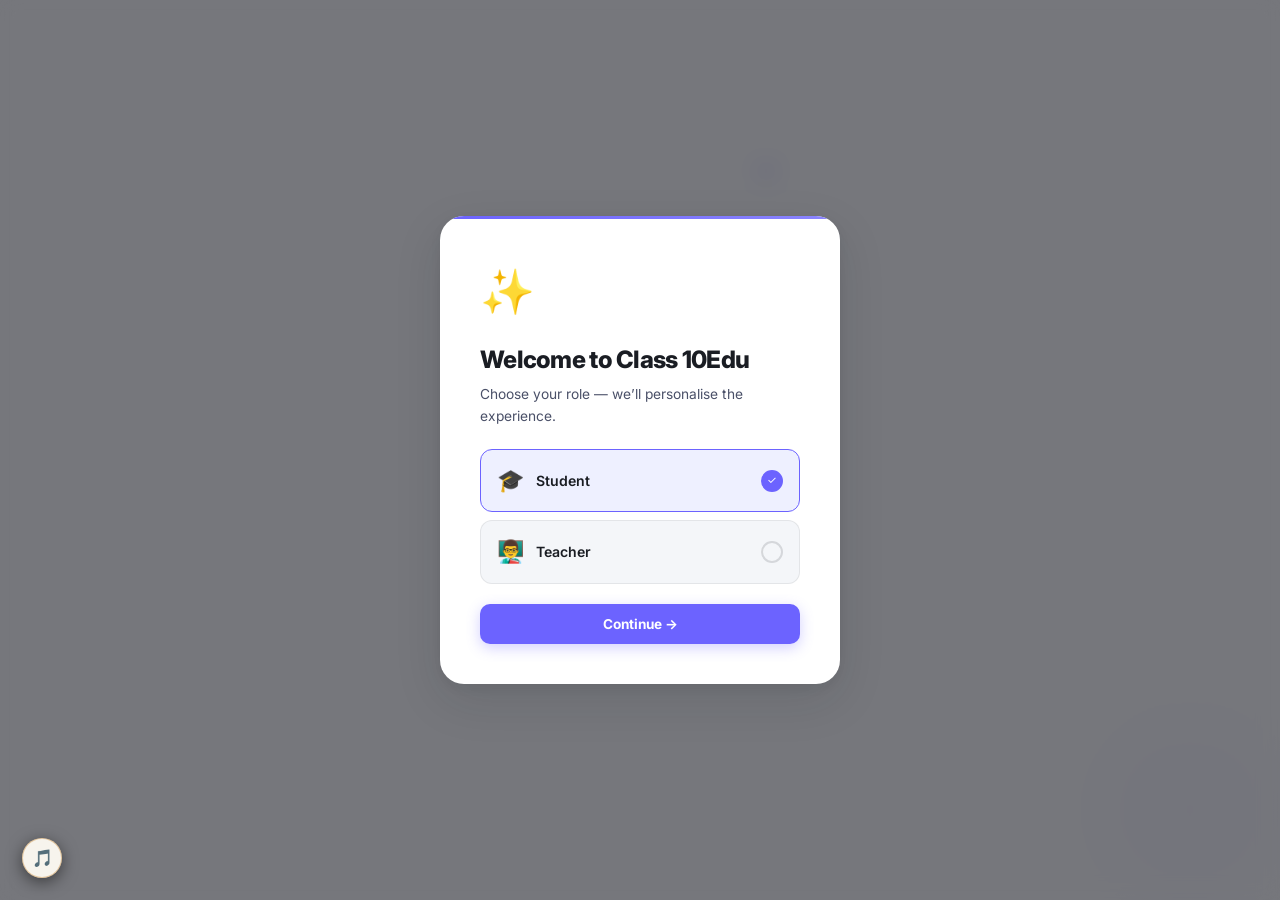
<file: lesson.html>
<!DOCTYPE html>
<html lang="en">
<head>
  <meta charset="UTF-8"><meta name="viewport" content="width=device-width,initial-scale=1,viewport-fit=cover">
  <title>Lesson — Class 10Edu</title>
  <link rel="stylesheet" href="css/style.css">
  <style>
    @media(min-width:980px){ .lesson-grid{display:grid;grid-template-columns:1fr 320px;gap:18px} }
  </style>
</head>
<body>
  <div id="nb"></div>
  <div class="page-layout">
    <div id="sb"></div>
    <main class="main-area" id="mainArea">
      <div style="display:flex;align-items:center;justify-content:center;padding:80px 0"><div class="spinner"></div></div>
    </main>
  </div>
  <div class="page-watermark"></div>

  <script src="js/app.js"></script>
  <script src="js/security.js"></script>
  <script src="js/theme_todo.js"></script>
  <script>
  'use strict';

  const LessonPage = {
    async init(){
      const sid = App.getParam('subject') || '';
      const cid = App.getParam('chapter') || '';
      const lid = App.getParam('lesson') || '';
      if(!sid || !cid){ location.href='dashboard.html'; return; }

      App.initPage(sid);
      await App.loadData();
      const subj = App.getSubject(sid);
      const ch   = App.getChapter(sid,cid);
      if(!subj || !ch){ location.href='dashboard.html'; return; }

      const lessons = (ch.lessons||[]).map(l=>({ ...l, type:l.type||'video', teacher:l.teacher||'all' }));
      const idx = lid ? lessons.findIndex(l=>l.id===lid) : 0;
      const cur = lessons[Math.max(0, idx>=0?idx:0)] || lessons[0];

      const admData = App._parseLS('vm_admin_data', {pdfs:[], teachers:[]});
      const teachPool = [...(ch.teachers||[]), ...(admData.teachers||[]).filter(t=>!t.subject || t.subject===sid)];
      const teacherKey = (cur.teacher||'all');
      const teacher = teachPool.find(t=>`${t.name||''}::${t.channel||''}`===teacherKey) || null;

      const vidSrc = cur?.videoId ? `https://www.youtube-nocookie.com/embed/${cur.videoId}?rel=0&modestbranding=1` : '';
      document.title = `${cur?.title || ch.title} — Class 10Edu`;

      const main = document.getElementById('mainArea');
      main.innerHTML = `
        <div class="page-head au">
          <div class="breadcrumb">
            <a href="dashboard.html">Dashboard</a><span class="sep">›</span>
            <a href="subject.html?id=${sid}">${VidyaSec.sanitize(subj.name)}</a><span class="sep">›</span>
            <a href="chapter.html?subject=${sid}&chapter=${cid}">${VidyaSec.sanitize(ch.title)}</a><span class="sep">›</span>
            <span>${VidyaSec.sanitize(cur?.title || 'Lesson')}</span>
          </div>
          <div style="display:flex;align-items:flex-start;justify-content:space-between;flex-wrap:wrap;gap:10px">
            <div>
              <h1>🎬 ${VidyaSec.sanitize(cur?.title || ch.title)}</h1>
              <div class="lead" style="display:flex;gap:10px;flex-wrap:wrap">
                <span>${subj.icon} ${VidyaSec.sanitize(subj.name)}</span>
                <span>⏱ ${VidyaSec.sanitize(cur?.duration || ch.duration)}</span>
                <span class="chip chip-b">${VidyaSec.sanitize(cur?.type || 'video')}</span>
              </div>
            </div>
            <div style="display:flex;gap:8px;flex-wrap:wrap">
              <a class="btn btn-gh btn-sm" href="quiz.html?subject=${sid}&chapter=${cid}">🧩 Quiz</a>
              <a class="btn btn-gh btn-sm" href="chapter.html?subject=${sid}&chapter=${cid}">← Back</a>
            </div>
          </div>
        </div>

        <div class="lesson-grid">
          <div>
            <div class="vid-wrap au-1">
              <div class="card-top-rule"></div>
              ${vidSrc ? `
                <div class="vid-embed">
                  <iframe src="${vidSrc}" title="${VidyaSec.sanitize(cur?.title||ch.title)}"
                    allow="accelerometer;autoplay;clipboard-write;encrypted-media;gyroscope;picture-in-picture"
                    allowfullscreen loading="lazy"></iframe>
                </div>
              `:`
                <div style="padding:32px;text-align:center;color:var(--ink-3)">
                  <div style="font-size:44px;margin-bottom:10px">🎬</div>
                  Video not assigned yet.
                </div>
              `}
              <div class="vid-meta">
                <h3>${VidyaSec.sanitize(cur?.title||ch.title)}</h3>
                <div style="display:flex;gap:10px;font-size:.73rem;color:var(--ink-3);flex-wrap:wrap">
                  <span>Chapter: ${VidyaSec.sanitize(ch.title)}</span>
                  <span>Lesson ID: ${VidyaSec.sanitize(cur?.id||'—')}</span>
                </div>
              </div>
            </div>

            <div class="notes-card au-2">
              <div class="card-top-rule"></div>
              <div class="sec-head">
                <h3>📝 Notes</h3>
                <span class="chip chip-b">NCERT</span>
              </div>
              <div class="notes-body" id="notesBody">${this._renderNotes(ch.notes)}</div>
            </div>
          </div>

          <div>
            <div class="side-card au-2">
              <div class="card-top-rule"></div>
              <div class="sec-head"><h3>👨‍🏫 Teacher</h3></div>
              <div style="padding:14px">
                ${teacher ? `
                  <div style="display:flex;align-items:center;gap:10px">
                    <div class="teacher-av" style="width:44px;height:44px;border-radius:14px;background:${teacher.color||'var(--accent)'};color:#fff">
                      ${VidyaSec.sanitize((teacher.avatar||teacher.name?.[0]||'T').slice(0,2))}
                    </div>
                    <div style="min-width:0">
                      <div style="font-weight:800">${VidyaSec.sanitize(teacher.name)}</div>
                      <div style="font-size:.75rem;color:var(--ink-3)">📺 ${VidyaSec.sanitize(teacher.channel||'')}</div>
                    </div>
                  </div>
                `:`
                  <div style="color:var(--ink-3);font-size:.86rem">Teacher not set for this lesson.</div>
                `}
              </div>
            </div>

            <div class="side-card au-3">
              <div class="card-top-rule"></div>
              <div class="sec-head"><h3>📋 Related lessons</h3></div>
              <div style="padding:10px">
                ${(lessons.slice(0,10)).map((l,i)=>`
                  <a class="ch-nav-link ${l.id===cur.id?'active':''}" href="lesson.html?subject=${sid}&chapter=${cid}&lesson=${l.id}">
                    <div class="ch-nav-n">${l.id===cur.id?'▶':(i+1)}</div>
                    <span>${VidyaSec.sanitize(l.title)}</span>
                  </a>
                `).join('')}
              </div>
            </div>
          </div>
        </div>
      `;

      App.setLast(sid, cid, cur?.title || ch.title);
      if (cur?.id) App.markWatched(sid, cid, cur.id);
    },

    _renderNotes(n) {
      if (!n?.content || n.content.length === 0)
        return '<p style="color:var(--ink-4)">No notes available for this chapter.</p>';
      return n.content.map(item => {
        const t = VidyaSec.sanitize(item.text || '');
        switch (item.type) {
          case 'intro':    return `<div class="n-intro">${t}</div>`;
          case 'heading':  return `<div class="n-head">${t}</div>`;
          case 'text':     return `<p class="n-text">${t}</p>`;
          case 'keypoint': return `<div class="n-kp">${t}</div>`;
          case 'formula':  return `<div class="n-formula">📐 ${t}</div>`;
          case 'example':
            return `<div class="n-example">` +
              `<div class="n-q">💡 ${VidyaSec.sanitize(item.question || '')}</div>` +
              `<div class="n-a">→ ${VidyaSec.sanitize(item.answer || '')}</div>` +
            `</div>`;
          default: return `<p class="n-text">${t}</p>`;
        }
      }).join('');
    }
  };

  document.addEventListener('DOMContentLoaded', ()=>LessonPage.init());
  </script>
  <script src="js/music.js"></script>
</body>
</html>
</file>
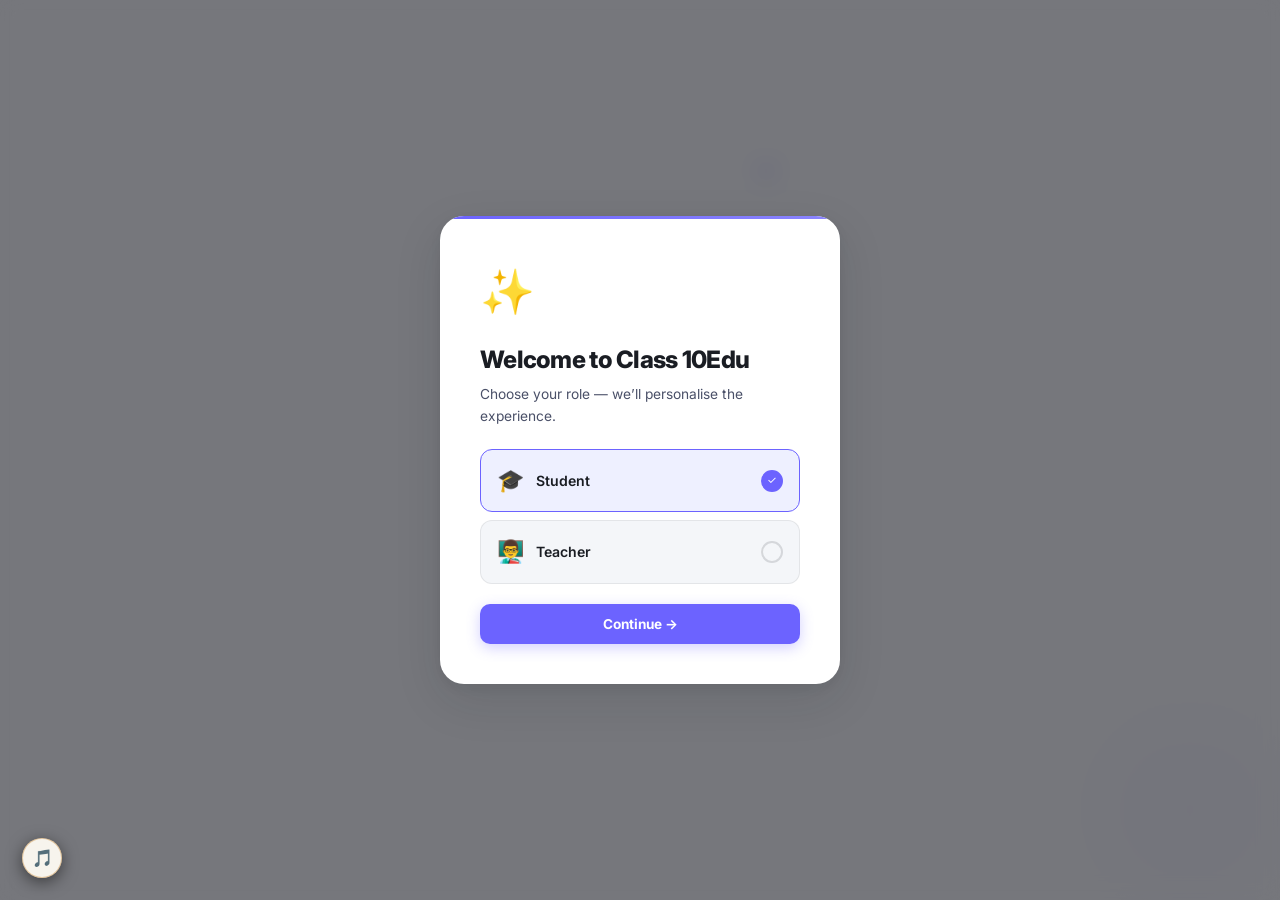
<file: quiz.html>
<!DOCTYPE html>
<html lang="en">
<head>
  <meta charset="UTF-8"><meta name="viewport" content="width=device-width,initial-scale=1,viewport-fit=cover">
  <title>Quiz — Class 10Edu</title>
  <link rel="stylesheet" href="css/style.css">
</head>
<body>
  <div id="nb"></div>
  <div class="page-layout">
    <div id="sb"></div>
    <main class="main-area" id="mainArea">
      <div style="display:flex;align-items:center;justify-content:center;padding:80px 0"><div class="spinner"></div></div>
    </main>
  </div>
  <div class="page-watermark"></div>

  <script src="js/app.js"></script>
  <script src="js/security.js"></script>
  <script src="js/theme_todo.js"></script>
  <script>
  'use strict';

  const Quiz = {
    qs: [], cur: 0, sel: null, answered: false, score: 0, sid: '', cid: '',
    start(qs, sid, cid) {
      if (!qs || qs.length === 0) { App.toast('No questions available', '⚠️'); return; }
      this.qs = qs; this.cur = 0; this.sel = null;
      this.answered = false; this.score = 0;
      this.sid = sid; this.cid = cid;
      this._render();
    },
    _render() {
      const el = document.getElementById('quizBody');
      if (!el) return;
      const q   = this.qs[this.cur];
      const pct = Math.round((this.cur / this.qs.length) * 100);
      const L   = ['A','B','C','D','E'];
      el.innerHTML =
        `<div class="qpbar"><div class="qpfill" id="qpf" style="width:${pct}%"></div></div>` +
        `<span class="q-label">Question ${this.cur + 1} of ${this.qs.length}` +
          (q.difficulty ? ` &nbsp;·&nbsp; ${VidyaSec.sanitize(q.difficulty)}` : '') + `</span>` +
        `<div class="q-text">${VidyaSec.sanitize(q.q)}</div>` +
        `<div class="q-opts" id="qOpts">` +
          q.options.map((o, i) =>
            `<button class="q-opt" data-idx="${i}">` +
              `<div class="q-lbl">${L[i] || (i+1)}</div>` +
              VidyaSec.sanitize(o) +
            `</button>`
          ).join('') +
        `</div>` +
        `<div class="q-fb" id="qFb"></div>` +
        `<div class="q-acts">` +
          `<button class="btn btn-b" id="qSub">Submit Answer</button>` +
          `<button class="btn btn-gh" id="qNext" style="display:none">` +
            (this.cur < this.qs.length - 1 ? 'Next →' : 'See Results') +
          `</button>` +
        `</div>`;
      document.getElementById('qOpts').addEventListener('click', e => {
        const btn = e.target.closest('.q-opt');
        if (btn && !this.answered) this._pick(parseInt(btn.dataset.idx));
      });
      document.getElementById('qSub').addEventListener('click',  () => this._submit());
      document.getElementById('qNext').addEventListener('click', () => this._next());
    },
    _pick(i) {
      this.sel = i;
      document.querySelectorAll('.q-opt').forEach((b, j) => b.classList.toggle('sel', j === i));
    },
    _submit() {
      if (this.sel === null || this.answered) return;
      this.answered = true;
      const q = this.qs[this.cur];
      document.querySelectorAll('.q-opt').forEach((b, i) => {
        if (i === q.answer)  b.classList.add('ok');
        else if (i === this.sel) b.classList.add('ng');
      });
      const fb = document.getElementById('qFb');
      if (this.sel === q.answer) {
        this.score++;
        fb.className = 'q-fb ok show';
        fb.textContent = '✅ Correct!';
      } else {
        fb.className = 'q-fb ng show';
        fb.innerHTML = '❌ Incorrect. Correct: <strong>' +
          VidyaSec.sanitize(q.options[q.answer]) + '</strong>';
      }
      document.getElementById('qSub').style.display  = 'none';
      document.getElementById('qNext').style.display = 'inline-flex';
      const pf = document.getElementById('qpf');
      if (pf) pf.style.width = Math.round(((this.cur + 1) / this.qs.length) * 100) + '%';
    },
    _next() {
      if (this.cur >= this.qs.length - 1) { this._result(); return; }
      this.cur++; this.sel = null; this.answered = false;
      this._render();
    },
    _result() {
      const pct = Math.round(this.score / this.qs.length * 100);
      const [em, msg] = pct >= 80 ? ['🏆','Board Ready!']
                      : pct >= 60 ? ['👍','Good work!']
                      : pct >= 40 ? ['📚','Keep practising!']
                      : ['💪','Revise and retry!'];
      const el = document.getElementById('quizBody');
      if (!el) return;
      el.innerHTML =
        `<div class="quiz-result">` +
          `<span class="qr-em">${em}</span>` +
          `<div style="font-size:1.1rem;color:var(--ink);margin-bottom:8px;font-weight:800">${msg}</div>` +
          `<div class="qr-score">${this.score}/${this.qs.length}</div>` +
          `<div class="qr-sub">${pct}% accuracy</div>` +
          `<div style="display:flex;gap:9px;justify-content:center;flex-wrap:wrap;margin-top:16px">` +
            `<button class="btn btn-gh" id="qRetry">↺ Retry</button>` +
            `<a class="btn btn-tl" id="qBack" href="chapter.html?subject=${this.sid}&chapter=${this.cid}">← Back to Chapter</a>` +
          `</div>` +
        `</div>`;
      document.getElementById('qRetry').addEventListener('click', () => Quiz.start(Quiz.qs, Quiz.sid, Quiz.cid));
      App.saveScore(this.sid, this.cid, this.score, this.qs.length);
    }
  };

  document.addEventListener('DOMContentLoaded', async()=>{
    const sid = App.getParam('subject') || '';
    const cid = App.getParam('chapter') || '';
    if(!sid || !cid){ location.href='dashboard.html'; return; }

    App.initPage(sid);
    await App.loadData();
    const subj = App.getSubject(sid);
    const ch   = App.getChapter(sid,cid);
    if(!subj || !ch){ location.href='dashboard.html'; return; }
    document.title = `Quiz · ${ch.title} — Class 10Edu`;

    const admData = App._parseLS('vm_admin_data', { quiz: [] });
    const extra = (admData.quiz||[]).filter(q => q.chapter === cid || q.subject === sid);
    const allQ = [...(ch.quiz||[]), ...extra];

    document.getElementById('mainArea').innerHTML = `
      <div class="page-head au">
        <div class="breadcrumb"><a href="dashboard.html">Dashboard</a><span class="sep">›</span><a href="subject.html?id=${sid}">${VidyaSec.sanitize(subj.name)}</a><span class="sep">›</span><a href="chapter.html?subject=${sid}&chapter=${cid}">${VidyaSec.sanitize(ch.title)}</a><span class="sep">›</span><span>Quiz</span></div>
        <div style="display:flex;align-items:flex-start;justify-content:space-between;flex-wrap:wrap;gap:10px">
          <div>
            <h1>🧩 Chapter Quiz</h1>
            <div class="lead">${VidyaSec.sanitize(ch.title)} · ${allQ.length} questions</div>
          </div>
          <a class="btn btn-gh btn-sm" href="chapter.html?subject=${sid}&chapter=${cid}">← Back</a>
        </div>
      </div>
      <div class="quiz-card au-1">
        <div class="card-top-rule"></div>
        <div class="sec-head"><h3>Start</h3><span class="chip chip-a">${allQ.length} Qs</span></div>
        <div id="quizBody" class="quiz-body">
          <div style="text-align:center;padding:16px">
            <p style="color:var(--ink-3);margin-bottom:14px;font-size:.88rem">Answer honestly. Focus on concepts, not speed.</p>
            <button class="btn btn-b btn-lg" id="startQuizBtn">🚀 Start Quiz</button>
          </div>
        </div>
      </div>
    `;
    document.getElementById('startQuizBtn')?.addEventListener('click', ()=>Quiz.start(allQ, sid, cid));
  });
  </script>
  <script src="js/music.js"></script>
</body>
</html>
</file>
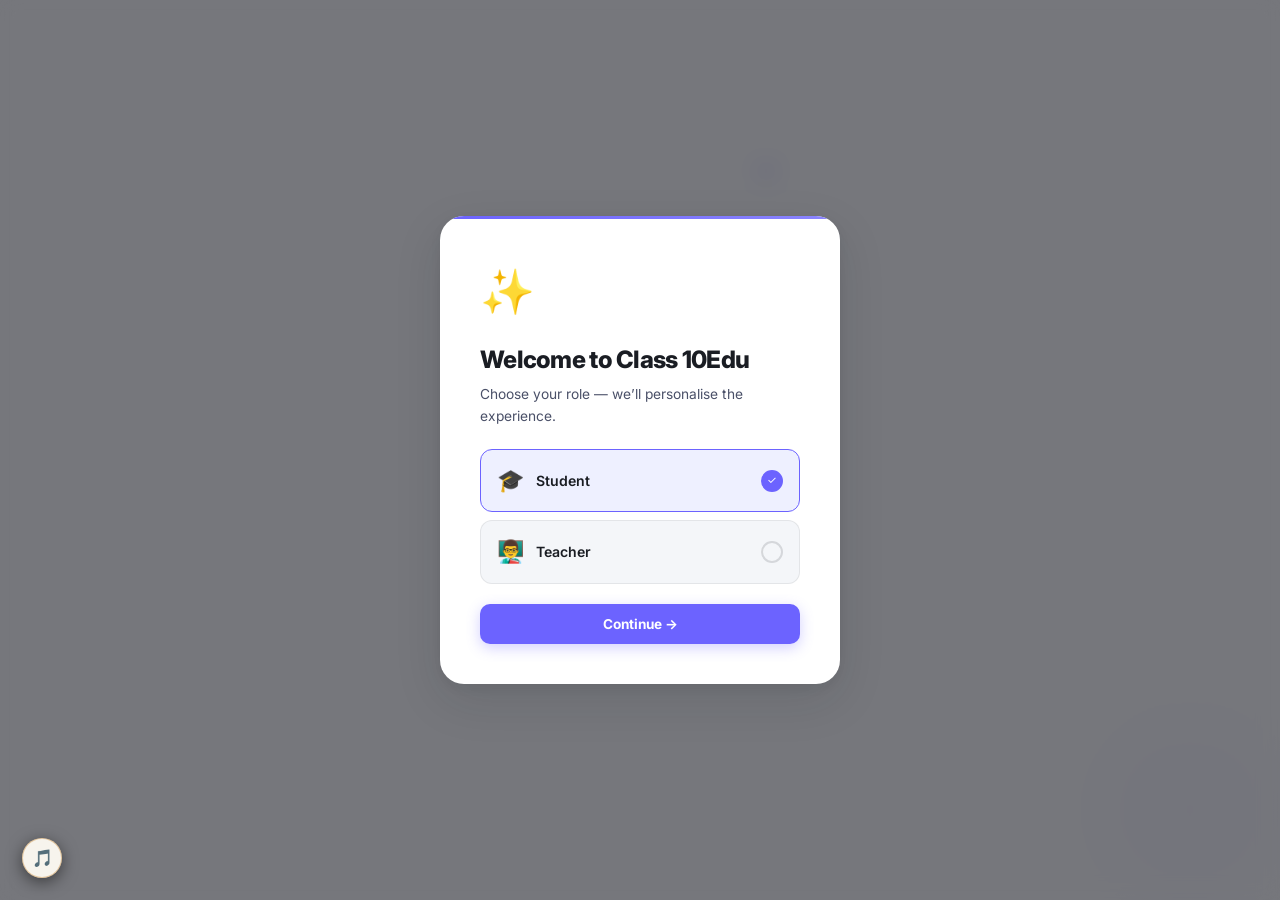
<file: subject.html>
<!DOCTYPE html>
<html lang="en">
<head>
<meta charset="UTF-8"><meta name="viewport" content="width=device-width,initial-scale=1">
<title>Subject — Class 10Edu</title>
<link rel="stylesheet" href="css/style.css">
<style>
.subj-hero{background:linear-gradient(135deg,rgba(var(--br),.16) 0%,rgba(var(--br),.04) 100%);border:1px solid var(--bdr2);border-radius:var(--rl);padding:24px 26px;margin-bottom:22px;position:relative;overflow:hidden}
.subj-hero::before{content:'';position:absolute;top:0;left:0;right:0;height:3px;background:var(--sh-g,linear-gradient(90deg,var(--b),var(--a)))}
.topic-filter{display:flex;gap:6px;flex-wrap:wrap;margin-bottom:16px}
.tf-btn{padding:5px 14px;border-radius:99px;font-size:.78rem;font-weight:700;border:1px solid var(--bdr);background:transparent;color:var(--t3);cursor:pointer;transition:all .15s}
.tf-btn:hover{border-color:var(--bdr2);color:var(--t1)}
.tf-btn.on{background:rgba(var(--br),.14);color:var(--bl);border-color:rgba(var(--br),.3)}
</style>
</head>
<body>
<div id="nb"></div>
<div class="page-layout">
  <div id="sb"></div>
  <main class="main-area" id="mainArea">
    <div style="display:flex;align-items:center;justify-content:center;height:200px"><div class="spinner"></div></div>
  </main>
</div>
<div class="page-watermark"></div>
<script src="js/app.js"></script>
<script src="js/security.js"></script>
<script src="js/theme_todo.js"></script>

<script>
let _activeFilter='all';

document.addEventListener('DOMContentLoaded',async()=>{
  const sid=App.getParam('id');
  if(!sid){location.href='dashboard.html';return;}
  await App.loadData();
  const subj=App.getSubject(sid);
  if(!subj){location.href='dashboard.html';return;}
  document.title=`${subj.name} — Vidya Mandir`;
  App.initPage(sid);

  const p=App.getProgress();
  const sp=p[sid]||{};
  const done=sp.done||[];
  const pct=App.getSubjPct(sid,subj);
  const admData=App._parseLS('vm_admin_data',{pdfs:[],ncertTopics:[],teachers:[]});
  const admPDFs=(admData.pdfs||[]).filter(pdf=>pdf.subject===sid&&!pdf.chapter);
  const admTopics=(admData.ncertTopics||[]).filter(t=>t.subject===sid&&!t.chapter);

  document.getElementById('mainArea').innerHTML=`
    <div class="page-head au">
      <div class="breadcrumb"><a href="dashboard.html">Dashboard</a><span class="sep">›</span><span>${VidyaSec.sanitize(subj.name)}</span></div>
    </div>

    <div class="subj-hero au" style="--sh-g:${subj.gradient}">
      <div style="display:flex;align-items:center;gap:20px;flex-wrap:wrap">
        <div style="font-size:52px;filter:drop-shadow(0 4px 12px rgba(var(--br),.4))">${subj.icon}</div>
        <div style="flex:1;min-width:0">
          <div style="font-family:var(--fd);font-size:1.8rem;font-weight:700;line-height:1.1">${VidyaSec.sanitize(subj.name)}</div>
          <div style="font-family:var(--fd);font-style:italic;font-size:.95rem;color:var(--b);opacity:.8;margin-bottom:6px">${VidyaSec.sanitize(subj.nameHi)}</div>
          <div style="font-size:.85rem;color:var(--t2);margin-bottom:12px">${VidyaSec.sanitize(subj.description)}</div>
          <div style="display:flex;gap:10px;flex-wrap:wrap;font-size:.73rem;color:var(--t3);margin-bottom:12px">
            <span>📄 ${subj.chapters.length} chapters</span>
            <span>✅ ${done.length} done</span>
            <span>📊 ${pct}%</span>
          </div>
          <div class="pbar pbar-lg" style="max-width:320px"><div class="pfill" style="width:${pct}%"></div></div>
        </div>
      </div>
    </div>

    ${admPDFs.length?`
    <div style="margin-bottom:18px" class="au-1">
      <div style="font-family:var(--fd);font-size:.98rem;color:var(--bl);margin-bottom:10px">📁 Resources</div>
      <div class="gcard"><div class="card-top-rule"></div><div class="card-pad">
        ${admPDFs.map(pdf=>`<div class="pdf-row" onclick="window.open('${pdf.url}','_blank')">
          <span style="font-size:20px">📄</span>
          <span style="flex:1;font-size:.84rem;font-weight:600">${VidyaSec.sanitize(pdf.name)}</span>
          <span class="chip chip-tl">${VidyaSec.sanitize(pdf.type||'Notes')}</span>
        </div>`).join('')}
      </div></div>
    </div>`:''}

    ${admTopics.length?`
    <div style="margin-bottom:18px" class="au-1">
      <div style="font-family:var(--fd);font-size:.98rem;color:var(--bl);margin-bottom:10px">⭐ Important Topics</div>
      <div class="topics-card"><div class="card-top-rule"></div>
        ${admTopics.map((t,i)=>`<div class="topic-row">
          <div class="topic-n">${i+1}</div>
          <div class="topic-text">${VidyaSec.sanitize(t.text)}${t.important?' <span style="color:var(--b)">★</span>':''}</div>
          ${t.marks?`<div class="topic-marks">${VidyaSec.sanitize(t.marks)}M</div>`:''}
        </div>`).join('')}
      </div>
    </div>`:''}

    <div class="au-2">
      <div style="display:flex;align-items:center;justify-content:space-between;margin-bottom:11px;flex-wrap:wrap;gap:8px">
        <div style="font-family:var(--fd);font-size:1.1rem;color:var(--bl)">अध्याय &middot; Chapters</div>
        <span style="font-size:.74rem;color:var(--t3)">${subj.chapters.length} in syllabus</span>
      </div>
      <div class="topic-filter">
        <button class="tf-btn on" data-f="all" onclick="filterCh('all',this)">All</button>
        <button class="tf-btn" data-f="pending" onclick="filterCh('pending',this)">Pending</button>
        <button class="tf-btn" data-f="done" onclick="filterCh('done',this)">Completed</button>
      </div>
      <div class="ch-list" id="chList"></div>
    </div>`;

  renderCh(subj, sid, done, sp, admData);
});

function filterCh(f, btn) {
  _activeFilter=f;
  document.querySelectorAll('.tf-btn').forEach(b=>b.classList.toggle('on',b.dataset.f===f));
  const sid=App.getParam('id');
  const subj=App.getSubject(sid);
  const sp=App.getProgress()[sid]||{};
  renderCh(subj, sid, sp.done||[], sp, App._parseLS('vm_admin_data',{pdfs:[],ncertTopics:[]}));
}

function renderCh(subj, sid, done, sp, admData) {
  let chs=subj.chapters;
  if(_activeFilter==='done')    chs=chs.filter(c=>done.includes(c.id));
  if(_activeFilter==='pending') chs=chs.filter(c=>!done.includes(c.id));

  const el=document.getElementById('chList');
  if(!el) return;
  if(!chs.length){el.innerHTML=`<div style="text-align:center;padding:28px;color:var(--t3);font-size:.86rem">No chapters match this filter</div>`;return;}

  el.innerHTML=chs.map((ch,i)=>{
    const isDone=done.includes(ch.id);
    const score=sp.scores?.[ch.id];
    const origIdx=subj.chapters.indexOf(ch);
    const chPDFs=(admData.pdfs||[]).filter(p=>p.chapter===ch.id).length;
    const admTop=(admData.ncertTopics||[]).filter(t=>t.chapter===ch.id).length;
    const bm=App.isBookmarked(sid,ch.id);
    return `<a href="chapter.html?subject=${sid}&chapter=${ch.id}" class="ch-row ${isDone?'done':''}" style="animation:fadeUp .35s ${i*40}ms both">
      <div class="ch-num">${isDone?'✓':String(origIdx+1).padStart(2,'0')}</div>
      <div class="ch-info">
        <div class="ch-title">${VidyaSec.sanitize(ch.title)}</div>
        <div class="ch-metas">
          <span>▶ ${ch.lessons.length} lesson${ch.lessons.length!==1?'s':''}</span>
          <span>⏱ ${ch.duration}</span>
          <span>❓ ${ch.quiz.length} Qs</span>
          <span>⭐ ${(ch.ncertTopics?.length||0)+admTop}</span>
          ${chPDFs?`<span style="color:var(--tll)">📁 ${chPDFs}</span>`:''}
          ${bm?`<span style="color:var(--b)">🔖</span>`:''}
          ${score?`<span class="score-badge">🏆 ${score.pct}%</span>`:''}
          ${isDone?`<span style="color:var(--tll)">✅</span>`:''}
        </div>
      </div>
      <div class="ch-arr">›</div>
    </a>`;
  }).join('');
}
</script>
<script src="js/music.js"></script>
</body>
</html>
</file>
<file: css/style.css>
/* ═══════════════════════════════════════════════════════════
   VIDYA MANDIR — Design System v5
   Modern · Minimal · Pro · Light-first
   Colour rule 60:30:10
     60% — White/Off-white neutrals  (#FAFAFA, #F4F6F9, #EEF0F5)
     30% — Deep Charcoal             (#1A1D23, #2C3040, #4A5068)
     10% — Electric Violet accent    (#6C63FF, #8B85FF, #4F46E5)
   Typography: Plus Jakarta Sans
   3D depth via CSS perspective transforms
═══════════════════════════════════════════════════════════ */

@import url('https://fonts.googleapis.com/css2?family=Inter:wght@300;400;500;600;700;800&family=JetBrains+Mono:wght@400;500&display=swap');

/* ── TOKENS ── */
:root {
  /* 60% Neutral Base */
  --bg:       #FAFAFA;
  --bg-2:     #F4F6F9;
  --bg-3:     #EEF0F5;
  --bg-4:     #E4E8F0;
  --surface:  #FFFFFF;
  --surface-2:#F9FAFC;

  /* 30% Dark Structure */
  --ink:      #1A1D23;
  --ink-2:    #2C3040;
  --ink-3:    #4A5068;
  --ink-4:    #7A829A;
  --ink-5:    #AAB0C4;

  /* 10% Accent (Electric Violet) */
  --accent:   #6C63FF;
  --accent-2: #8B85FF;
  --accent-3: #4F46E5;
  --accent-bg:#EEF0FF;
  --accent-rgb:108,99,255;

  /* Subject colours — contained, not dominant */
  --math-c:  #F59E0B; --math-bg:  #FFFBEB;
  --sci-c:   #10B981; --sci-bg:   #ECFDF5;
  --soc-c:   #F97316; --soc-bg:   #FFF7ED;
  --eng-c:   #3B82F6; --eng-bg:   #EFF6FF;

  /* Semantic */
  --border:  rgba(26,29,35,0.08);
  --border-2:rgba(26,29,35,0.14);
  --shadow-sm: 0 1px 3px rgba(26,29,35,0.06), 0 1px 2px rgba(26,29,35,0.04);
  --shadow:    0 4px 16px rgba(26,29,35,0.08), 0 2px 4px rgba(26,29,35,0.04);
  --shadow-lg: 0 16px 48px rgba(26,29,35,0.12), 0 4px 12px rgba(26,29,35,0.06);
  --shadow-accent: 0 8px 32px rgba(108,99,255,0.25);

  /* Spacing */
  --nav-h:  60px;
  --sb-w:   252px;
  --r:      12px;
  --r-lg:   18px;
  --r-xl:   24px;

  /* Typography */
  --font:   'Inter', system-ui, -apple-system, Segoe UI, Roboto, Arial, sans-serif;
  --mono:   'JetBrains Mono', monospace;

  /* Motion */
  --ease:   cubic-bezier(0.22, 1, 0.36, 1);
  --spring: cubic-bezier(0.34, 1.56, 0.64, 1);
  --t:      0.22s;
  --t-fast: 0.14s;
  --t-slow: 0.36s;

  /* 3D */
  --persp: 1000px;
  --lift: 8px;
  --tilt: 2.2deg;

  /* ── Legacy token aliases (fix UI inconsistencies) ── */
  --surf: var(--surface);
  --bg2:  var(--bg-2);
  --bg3:  var(--bg-3);
  --bg4:  var(--bg-4);
  --bdr:  var(--border);
  --bdr2: var(--border-2);
  --b:    var(--accent);
  --a:    var(--accent-2);
  --br:   var(--accent-rgb);
  --bl:   var(--ink);
  --t1:   var(--ink);
  --t2:   var(--ink-2);
  --t3:   var(--ink-3);
  --t4:   var(--ink-4);
  --tll:  var(--accent);
  --rl:   var(--r-lg);
  --font-d: var(--font);
  --fd: var(--font);
  --fm: var(--mono);
}

/* Dark mode */
[data-mode="dark"] {
  --bg:       #0F1117;
  --bg-2:     #161921;
  --bg-3:     #1E2130;
  --bg-4:     #252A3A;
  --surface:  #1A1D2A;
  --surface-2:#1F2235;
  --ink:      #F0F2F8;
  --ink-2:    #D0D4E4;
  --ink-3:    #8890AA;
  --ink-4:    #5A6078;
  --ink-5:    #3A4058;
  --border:   rgba(240,242,248,0.08);
  --border-2: rgba(240,242,248,0.14);
  --accent-bg:#1A1840;
  --math-bg:#1A1400; --sci-bg:#001A10; --soc-bg:#1A0A00; --eng-bg:#001020;
  --shadow-sm: 0 1px 3px rgba(0,0,0,0.3);
  --shadow:    0 4px 16px rgba(0,0,0,0.35);
  --shadow-lg: 0 16px 48px rgba(0,0,0,0.5);
  --shadow-accent: 0 10px 34px rgba(108,99,255,0.22);
}

/* ── RESET ── */
*,*::before,*::after { box-sizing:border-box; margin:0; padding:0; }
html { scroll-behavior:smooth; -webkit-text-size-adjust:100%; }
body {
  font-family: var(--font);
  background: var(--bg);
  color: var(--ink);
  min-height: 100vh;
  overflow-x: hidden;
  -webkit-font-smoothing: antialiased;
  -moz-osx-font-smoothing: grayscale;
  line-height: 1.6;
  font-size: 15px;
}

/* Reduce motion accessibility */
@media (prefers-reduced-motion: reduce) {
  html { scroll-behavior: auto; }
  *,*::before,*::after { animation-duration: 0.001ms !important; animation-iteration-count: 1 !important; transition-duration: 0.001ms !important; }
}

/* ── GLOBAL RHYTHM / TYPE HELPERS ── */
h1,h2,h3 { letter-spacing:-.02em; }
h1 { font-size:1.8rem; line-height:1.15; }
.subtitle { font-size:.86rem; color:var(--ink-3); line-height:1.7; }
.lead { color:var(--ink-3); line-height:1.7; }

/* ── CONSISTENT CARD PRIMITIVES (used across pages) ── */
.card,.gcard {
  background: color-mix(in oklab, var(--surface) 92%, transparent);
  border: 1.5px solid var(--border);
  border-radius: var(--r-lg);
  box-shadow: var(--shadow-sm);
  overflow: hidden;
  position: relative;
}
.card-top-rule {
  height: 3px;
  background: linear-gradient(90deg, var(--accent), var(--accent-2), #3B82F6);
  opacity: .9;
}
.card-pad { padding: 18px; }
.card-head {
  padding: 14px 18px;
  border-bottom: 1px solid var(--border);
  display: flex;
  align-items: center;
  justify-content: space-between;
  gap: 10px;
}
.card-head h3 { font-size: .92rem; font-weight: 800; color: var(--ink); }
.card-glow-bubble {
  position:absolute; inset:auto -40px -60px auto;
  width:180px; height:180px; border-radius:50%;
  filter: blur(14px);
  opacity:.55;
  pointer-events:none;
}

/* ── SMOOTHER INTERACTIONS ── */
.btn, .nav-ic, .user-pill, .sb-link, .subj-card, .stat-card, .quick-act, .feat-card, .ch-row, .q-opt, .pdf-row {
  transition: transform var(--t) var(--ease), box-shadow var(--t) var(--ease), background var(--t) var(--ease), border-color var(--t) var(--ease), color var(--t-fast) var(--ease), filter var(--t) var(--ease);
  will-change: transform;
}
.btn:active { transform: translateY(1px) scale(.99); }
.btn-b:hover { filter: brightness(1.02); }

/* Glassmorphism accents for key surfaces */
.topnav, .sidebar, .slide-panel {
  background: color-mix(in oklab, var(--surface) 72%, transparent);
}
[data-mode="dark"] .topnav,
[data-mode="dark"] .sidebar,
[data-mode="dark"] .slide-panel {
  background: color-mix(in oklab, var(--surface) 78%, transparent);
}

/* ── ENHANCED 3D DEPTH ── */
.card-3d, .subj-card, .stat-card, .quick-act, .feat-card, .t-card {
  transform-style: preserve-3d;
  perspective: var(--persp);
}
.card-3d:hover, .subj-card:hover, .stat-card:hover, .quick-act:hover, .feat-card:hover, .t-card:hover {
  transform: translateY(calc(var(--lift) * -0.65)) rotateX(var(--tilt));
  box-shadow: var(--shadow-lg);
}
.card-3d::after, .subj-card::after, .stat-card::after, .quick-act::after, .feat-card::after, .t-card::after {
  content:'';
  position:absolute; inset:0;
  background: radial-gradient(1200px 260px at 10% 0%, rgba(255,255,255,.10), transparent 50%),
              radial-gradient(900px 260px at 90% 10%, rgba(var(--accent-rgb),.07), transparent 55%);
  opacity: .0;
  pointer-events:none;
  transition: opacity var(--t-slow) var(--ease);
}
[data-mode="dark"] .card-3d::after,
[data-mode="dark"] .subj-card::after,
[data-mode="dark"] .stat-card::after,
[data-mode="dark"] .quick-act::after,
[data-mode="dark"] .feat-card::after,
[data-mode="dark"] .t-card::after {
  background: radial-gradient(1200px 260px at 10% 0%, rgba(255,255,255,.06), transparent 55%),
              radial-gradient(900px 260px at 90% 10%, rgba(var(--accent-rgb),.08), transparent 60%);
}
.card-3d:hover::after, .subj-card:hover::after, .stat-card:hover::after, .quick-act:hover::after, .feat-card:hover::after, .t-card:hover::after { opacity: 1; }

/* ── SCROLL ANIMS: smoother + less jumpy ── */
@keyframes fadeUp { from{opacity:0;transform:translate3d(0,14px,0);filter:blur(2px)} to{opacity:1;transform:translate3d(0,0,0);filter:blur(0)} }
.au   { animation:fadeUp .46s var(--ease) both; }
.au-1 { animation:fadeUp .46s .06s var(--ease) both; }
.au-2 { animation:fadeUp .46s .12s var(--ease) both; }
.au-3 { animation:fadeUp .46s .18s var(--ease) both; }
.au-4 { animation:fadeUp .46s .24s var(--ease) both; }
a { text-decoration:none; color:inherit; }
button { cursor:pointer; font-family:var(--font); border:none; background:none; color:inherit; }
input,select,textarea { font-family:var(--font); }
ul { list-style:none; }
img { max-width:100%; display:block; }
::-webkit-scrollbar { width:5px; height:5px; }
::-webkit-scrollbar-track { background:transparent; }
::-webkit-scrollbar-thumb { background:var(--accent); border-radius:99px; opacity:.5; }
* { -webkit-tap-highlight-color:transparent; }

/* ── TYPOGRAPHY ── */
.h1 { font-size:2rem;   font-weight:800; line-height:1.1; letter-spacing:-.03em; }
.h2 { font-size:1.4rem; font-weight:700; line-height:1.2; letter-spacing:-.02em; }
.h3 { font-size:1.1rem; font-weight:700; line-height:1.3; }
.h4 { font-size:.9rem;  font-weight:600; line-height:1.4; }
.label { font-size:.68rem; font-weight:700; text-transform:uppercase; letter-spacing:.1em; color:var(--ink-3); }
.mono { font-family:var(--mono); }

/* ── LAYOUT ── */
.page-layout { display:flex; padding-top:var(--nav-h); min-height:100vh; }
.main-area   { flex:1; margin-left:var(--sb-w); padding:28px 28px 48px; min-height:calc(100vh - var(--nav-h)); }
@media(max-width:780px) { :root{--sb-w:0px} .main-area{margin-left:0;padding:18px 16px 80px;} }

/* ── NAVBAR ── */
.topnav {
  position:fixed; top:0; left:0; right:0;
  height:var(--nav-h);
  background:rgba(255,255,255,0.92);
  backdrop-filter:blur(20px) saturate(1.8);
  border-bottom:1px solid var(--border);
  display:flex; align-items:center; padding:0 20px; gap:12px;
  z-index:300;
  box-shadow:var(--shadow-sm);
}
[data-mode="dark"] .topnav { background:rgba(15,17,23,0.93); }

.nav-brand { display:flex; align-items:center; gap:10px; flex-shrink:0; text-decoration:none; }
.nav-gem {
  width:36px; height:36px; border-radius:10px;
  background:linear-gradient(135deg, var(--accent), var(--accent-3));
  display:flex; align-items:center; justify-content:center;
  font-size:16px; color:#fff; font-weight:800; flex-shrink:0;
  box-shadow:var(--shadow-accent);
  position:relative; overflow:hidden;
}
.nav-gem::after { content:''; position:absolute; inset:0; background:linear-gradient(135deg,rgba(255,255,255,.2),transparent 60%); }
.nav-title { font-size:1rem; font-weight:800; color:var(--ink); display:block; letter-spacing:-.02em; }
.nav-sub   { font-size:.58rem; color:var(--accent); letter-spacing:.1em; text-transform:uppercase; font-weight:700; display:block; }

.nav-search { flex:1; max-width:380px; position:relative; }
.nav-search input {
  width:100%; height:36px;
  background:var(--bg-2); border:1.5px solid var(--border);
  border-radius:99px; padding:0 14px 0 36px;
  color:var(--ink); font-size:.84rem; outline:none;
  transition:all var(--t) var(--ease);
}
.nav-search input:focus { border-color:var(--accent); background:var(--surface); box-shadow:0 0 0 3px rgba(var(--accent-rgb),.12); }
.nav-search input::placeholder { color:var(--ink-4); font-size:.82rem; }
.nav-sico { position:absolute; left:11px; top:50%; transform:translateY(-50%); color:var(--ink-4); font-size:14px; pointer-events:none; }

.search-drop {
  position:absolute; top:calc(100% + 8px); left:0; right:0;
  background:var(--surface); border:1.5px solid var(--border-2);
  border-radius:var(--r-lg); box-shadow:var(--shadow-lg);
  overflow:hidden; display:none; z-index:999;
  max-height:340px; overflow-y:auto;
}
.search-drop.open { display:block; animation:dropIn .18s var(--ease); }
@keyframes dropIn { from{opacity:0;transform:translateY(-6px)} to{opacity:1;transform:translateY(0)} }
.sd-row { display:flex; align-items:center; gap:10px; padding:10px 14px; cursor:pointer; transition:background .12s; border-bottom:1px solid var(--border); text-decoration:none; color:inherit; }
.sd-row:last-child { border-bottom:none; }
.sd-row:hover { background:var(--accent-bg); }
.sd-ico { width:30px; height:30px; border-radius:8px; background:var(--bg-2); display:flex; align-items:center; justify-content:center; font-size:14px; flex-shrink:0; }
.sd-title { font-size:.85rem; font-weight:600; color:var(--ink); }
.sd-sub   { font-size:.71rem; color:var(--ink-3); }

.nav-right { display:flex; align-items:center; gap:6px; margin-left:auto; }
.nav-ic {
  width:36px; height:36px; border-radius:10px; min-width:36px; min-height:36px;
  display:flex; align-items:center; justify-content:center;
  background:transparent; border:1.5px solid var(--border);
  color:var(--ink-3); font-size:14px; transition:all var(--t); cursor:pointer; position:relative;
}
.nav-ic:hover { background:var(--accent-bg); border-color:var(--accent); color:var(--accent); transform:scale(1.05); }
.nav-ic.lit  { background:var(--accent-bg); border-color:var(--accent); color:var(--accent); }
.notif-pip { position:absolute; top:7px; right:7px; width:6px; height:6px; border-radius:50%; background:var(--accent); border:1.5px solid var(--bg); display:none; }
.mob-burger { display:none; width:36px; height:36px; min-width:36px; min-height:36px; border-radius:10px; background:transparent; border:1.5px solid var(--border); align-items:center; justify-content:center; color:var(--ink-2); font-size:18px; cursor:pointer; }

.user-pill {
  display:flex; align-items:center; gap:8px; padding:4px 12px 4px 4px;
  background:var(--bg-2); border:1.5px solid var(--border); border-radius:99px;
  cursor:pointer; transition:all var(--t);
}
.user-pill:hover { border-color:var(--accent); background:var(--accent-bg); }
.user-av {
  width:28px; height:28px; border-radius:50%;
  background:linear-gradient(135deg, var(--accent), var(--accent-3));
  display:flex; align-items:center; justify-content:center;
  font-weight:800; font-size:.7rem; color:#fff; flex-shrink:0;
  font-family:var(--font);
}
.user-nm { font-size:.78rem; font-weight:700; color:var(--ink); }

/* ── SIDEBAR ── */
.sidebar {
  width:var(--sb-w); position:fixed; top:var(--nav-h); left:0; bottom:0;
  background:var(--surface); border-right:1px solid var(--border);
  overflow-y:auto; padding:16px 12px 24px;
  display:flex; flex-direction:column; gap:2px;
  transition:transform .3s var(--ease); z-index:200;
}
.sb-lbl { font-size:.62rem; font-weight:700; text-transform:uppercase; letter-spacing:.12em; color:var(--ink-4); padding:10px 10px 4px; margin-top:6px; }
.sb-link {
  display:flex; align-items:center; gap:10px; padding:10px 12px;
  border-radius:var(--r); color:var(--ink-3); font-size:.85rem; font-weight:600;
  transition:all var(--t); cursor:pointer; text-decoration:none; min-height:44px;
  position:relative;
}
.sb-link:hover  { background:var(--bg-2); color:var(--ink); }
.sb-link.on     { background:var(--accent-bg); color:var(--accent); }
.sb-link.on::before { content:''; position:absolute; left:0; top:8px; bottom:8px; width:3px; border-radius:0 3px 3px 0; background:var(--accent); }
.sb-icon { width:28px; height:28px; border-radius:8px; display:flex; align-items:center; justify-content:center; font-size:14px; background:var(--bg-2); flex-shrink:0; }
.sb-link.on .sb-icon { background:rgba(var(--accent-rgb),.15); }
.sb-badge { margin-left:auto; font-size:.63rem; font-weight:800; padding:2px 7px; border-radius:99px; background:var(--accent); color:#fff; }
.sb-div { height:1px; background:var(--border); margin:8px 0; }

/* ── PAGE CHROME ── */
.page-head { margin-bottom:24px; }
.breadcrumb { display:flex; align-items:center; gap:5px; font-size:.73rem; color:var(--ink-4); margin-bottom:8px; flex-wrap:wrap; }
.breadcrumb a { color:var(--ink-4); transition:color var(--t); }
.breadcrumb a:hover { color:var(--accent); }
.breadcrumb .sep { opacity:.4; }

/* ── 3D CARD SYSTEM ── */
.card-3d {
  background:var(--surface);
  border:1.5px solid var(--border);
  border-radius:var(--r-lg);
  box-shadow:var(--shadow);
  transition:transform var(--t) var(--ease), box-shadow var(--t) var(--ease), border-color var(--t);
  transform-style:preserve-3d;
  perspective:var(--persp);
  position:relative; overflow:hidden;
}
.card-3d:hover {
  box-shadow:var(--shadow-lg);
  border-color:var(--border-2);
  transform:translateY(-4px) rotateX(1.5deg);
}
.card-3d::after {
  content:''; position:absolute; inset:0; border-radius:inherit;
  background:linear-gradient(135deg, rgba(255,255,255,.06) 0%, transparent 60%);
  pointer-events:none;
}
/* Shimmer top edge */
.card-3d::before {
  content:''; position:absolute; top:0; left:0; right:0; height:1px;
  background:linear-gradient(90deg, transparent, rgba(255,255,255,.4), transparent);
  opacity:0; transition:opacity var(--t);
}
.card-3d:hover::before { opacity:1; }

/* Card sub-components */
.card-body  { padding:20px; }
.card-head  { padding:14px 18px; border-bottom:1px solid var(--border); display:flex; align-items:center; justify-content:space-between; }
.card-head h3 { font-size:.92rem; font-weight:700; color:var(--ink); display:flex; align-items:center; gap:7px; }
.card-accent-bar { position:absolute; top:0; left:0; right:0; height:3px; background:var(--c-bar,linear-gradient(90deg,var(--accent),var(--accent-2))); border-radius:var(--r-lg) var(--r-lg) 0 0; }

/* ── STATS STRIP ── */
.stats-strip { display:grid; grid-template-columns:repeat(4,1fr); gap:12px; margin-bottom:24px; }
.stat-card {
  background:var(--surface); border:1.5px solid var(--border); border-radius:var(--r-lg);
  padding:16px 18px; display:flex; align-items:center; gap:12px;
  transition:all var(--t) var(--ease); cursor:default;
  transform-style:preserve-3d;
}
.stat-card:hover { transform:translateY(-3px) rotateX(2deg); box-shadow:var(--shadow-lg); border-color:var(--accent); }
.stat-ico { width:42px; height:42px; border-radius:12px; display:flex; align-items:center; justify-content:center; font-size:18px; flex-shrink:0; background:var(--accent-bg); }
.stat-num { font-size:1.7rem; font-weight:800; line-height:1; color:var(--accent); letter-spacing:-.03em; }
.stat-lbl { font-size:.67rem; color:var(--ink-3); margin-top:2px; font-weight:700; text-transform:uppercase; letter-spacing:.07em; }

/* ── PROGRESS BAR ── */
.pbar { height:6px; background:var(--bg-3); border-radius:99px; overflow:hidden; }
.pfill { height:100%; border-radius:99px; background:linear-gradient(90deg, var(--accent), var(--accent-2)); transition:width .9s var(--ease); }
.pbar-sm { height:3px; }
.pbar-lg { height:8px; }

/* ── SUBJECT CARDS ── */
.subjects-grid { display:grid; grid-template-columns:repeat(auto-fill,minmax(260px,1fr)); gap:16px; }
.subj-card {
  background:var(--surface); border:1.5px solid var(--border); border-radius:var(--r-xl);
  padding:22px; cursor:pointer; text-decoration:none; color:inherit;
  display:block; position:relative; overflow:hidden;
  transition:all var(--t) var(--ease);
  transform-style:preserve-3d; perspective:var(--persp);
}
.subj-card:hover { transform:translateY(-6px) rotateX(2deg); box-shadow:var(--shadow-lg); border-color:var(--sc-c,var(--accent)); }
.subj-card::before { content:''; position:absolute; top:0; left:0; right:0; height:3px; background:var(--sc-c,var(--accent)); border-radius:var(--r-xl) var(--r-xl) 0 0; }
.sc-blob { position:absolute; top:-30px; right:-30px; width:120px; height:120px; border-radius:50%; background:var(--sc-bg,var(--accent-bg)); transition:transform .5s var(--ease); pointer-events:none; opacity:.5; }
.subj-card:hover .sc-blob { transform:scale(1.6); }
.subj-card:hover .sc-arrow { background:var(--sc-c,var(--accent)); color:#fff; transform:rotate(-40deg) scale(1.1); }
.sc-top { display:flex; align-items:flex-start; justify-content:space-between; margin-bottom:14px; }
.sc-em { width:48px; height:48px; border-radius:14px; display:flex; align-items:center; justify-content:center; font-size:22px; background:var(--sc-bg,var(--accent-bg)); flex-shrink:0; }
.sc-arrow { width:26px; height:26px; border-radius:8px; display:flex; align-items:center; justify-content:center; background:var(--bg-2); color:var(--ink-3); font-size:13px; transition:all .22s var(--spring); flex-shrink:0; }
.sc-name { font-size:1.05rem; font-weight:800; color:var(--ink); line-height:1.2; margin-bottom:4px; }
.sc-hint { font-size:.78rem; color:var(--ink-3); line-height:1.5; }
.sc-meta { display:flex; gap:10px; margin:11px 0; flex-wrap:wrap; }
.sc-mi   { font-size:.71rem; color:var(--ink-4); display:flex; align-items:center; gap:3px; }
.sc-foot { margin-top:12px; padding-top:12px; border-top:1px solid var(--border); display:flex; align-items:center; justify-content:space-between; }
.sc-pill { padding:5px 14px; border-radius:99px; font-size:.71rem; font-weight:700; background:var(--sc-c,var(--accent)); color:#fff; transition:filter var(--t); }
.subj-card:hover .sc-pill { filter:brightness(1.1); }

/* ── CHAPTER ROWS ── */
.ch-list { display:flex; flex-direction:column; gap:8px; }
.ch-row {
  display:flex; align-items:center; gap:12px; padding:14px 18px;
  background:var(--surface); border:1.5px solid var(--border); border-radius:var(--r);
  cursor:pointer; text-decoration:none; color:inherit; min-height:56px;
  transition:all var(--t) var(--ease); position:relative; overflow:hidden;
}
.ch-row::before { content:''; position:absolute; left:0; top:0; bottom:0; width:3px; background:transparent; transition:background var(--t); }
.ch-row:hover { border-color:var(--accent); box-shadow:var(--shadow); transform:translateX(4px); }
.ch-row:hover::before { background:var(--accent); }
.ch-row.done::before { background:var(--sci-c); }
.ch-num { width:36px; height:36px; border-radius:9px; background:var(--bg-2); border:1.5px solid var(--border); display:flex; align-items:center; justify-content:center; font-family:var(--mono); font-size:.78rem; font-weight:500; color:var(--ink-3); flex-shrink:0; transition:all var(--t); }
.ch-row:hover .ch-num { background:var(--accent); color:#fff; border-color:var(--accent); }
.ch-row.done .ch-num  { background:var(--sci-bg); color:var(--sci-c); border-color:var(--sci-c); }
.ch-info { flex:1; min-width:0; }
.ch-title  { font-size:.9rem; font-weight:700; color:var(--ink); margin-bottom:3px; }
.ch-metas  { display:flex; gap:8px; font-size:.7rem; color:var(--ink-4); flex-wrap:wrap; align-items:center; }
.ch-arrow  { color:var(--ink-5); font-size:12px; transition:all var(--t); flex-shrink:0; }
.ch-row:hover .ch-arrow { transform:translateX(3px); color:var(--accent); }

/* ── CHAPTER PAGE GRID ── */
.ch-grid { display:grid; grid-template-columns:1fr 280px; gap:18px; }
@media(max-width:900px) { .ch-grid { grid-template-columns:1fr; } }
.sec-head { padding:13px 17px; border-bottom:1px solid var(--border); display:flex; align-items:center; justify-content:space-between; }
.sec-head h3 { font-size:.9rem; font-weight:700; color:var(--ink); display:flex; align-items:center; gap:7px; }

/* Video */
.vid-wrap  { background:var(--surface); border:1.5px solid var(--border); border-radius:var(--r-lg); overflow:hidden; margin-bottom:14px; box-shadow:var(--shadow); }
.vid-embed { position:relative; width:100%; padding-bottom:56.25%; background:#000; overflow:hidden; }
.vid-embed iframe { position:absolute; top:0; left:0; width:100%; height:100%; border:none; }
.vid-meta  { padding:13px 17px; border-top:1px solid var(--border); display:flex; align-items:center; gap:10px; flex-wrap:wrap; }
.vid-meta h3 { font-size:.9rem; font-weight:700; flex:1; }

/* Lesson list */
.lesson-card { background:var(--surface); border:1.5px solid var(--border); border-radius:var(--r); overflow:hidden; margin-bottom:14px; }
.lesson-row { display:flex; align-items:center; gap:10px; padding:11px 16px; cursor:pointer; border-bottom:1px solid var(--border); transition:background var(--t); min-height:48px; }
.lesson-row:last-child { border-bottom:none; }
.lesson-row:hover  { background:var(--accent-bg); }
.lesson-row.active { background:var(--accent-bg); border-left:3px solid var(--accent); }
.lesson-n { width:28px; height:28px; border-radius:7px; background:var(--bg-2); display:flex; align-items:center; justify-content:center; font-size:.72rem; font-weight:700; color:var(--ink-3); flex-shrink:0; transition:all var(--t); }
.lesson-row.active .lesson-n { background:var(--accent); color:#fff; }
.lesson-title { font-size:.84rem; font-weight:600; color:var(--ink-2); flex:1; }
.lesson-dur   { font-size:.7rem; color:var(--ink-4); }

/* Notes */
.notes-card { background:var(--surface); border:1.5px solid var(--border); border-radius:var(--r); overflow:hidden; margin-bottom:14px; }
.notes-body { padding:18px; max-height:500px; overflow-y:auto; font-size:.87rem; line-height:1.8; color:var(--ink-2); }
.n-intro   { background:var(--accent-bg); border-radius:9px; padding:12px; border-left:3px solid var(--accent); margin-bottom:12px; font-style:italic; color:var(--ink-2); }
.n-head    { font-size:1rem; font-weight:700; color:var(--ink); margin:15px 0 7px; display:flex; align-items:center; gap:7px; }
.n-head::before { content:''; width:4px; height:16px; background:var(--accent); border-radius:2px; display:inline-block; flex-shrink:0; }
.n-text    { margin-bottom:9px; white-space:pre-line; color:var(--ink-2); }
.n-kp      { display:flex; align-items:flex-start; gap:8px; background:var(--bg-2); border-radius:9px; padding:10px 12px; margin-bottom:8px; border-left:3px solid var(--math-c); }
.n-kp::before { content:'★'; color:var(--math-c); flex-shrink:0; font-size:11px; margin-top:3px; }
.n-formula { font-family:var(--mono); background:var(--bg-3); border-radius:8px; padding:10px 14px; margin-bottom:9px; color:var(--accent); font-size:.84rem; white-space:pre-wrap; border-left:3px solid var(--accent); }
.n-example { background:var(--bg-2); border-radius:10px; padding:13px; margin-bottom:9px; }
.n-q { font-weight:700; margin-bottom:6px; font-size:.83rem; }
.n-a { color:var(--sci-c); font-family:var(--mono); font-size:.81rem; background:var(--sci-bg); padding:7px 10px; border-radius:6px; white-space:pre-wrap; }

/* NCERT topics */
.topics-card { background:var(--surface); border:1.5px solid var(--border); border-radius:var(--r); overflow:hidden; margin-bottom:14px; }
.topic-row   { display:flex; align-items:flex-start; gap:10px; padding:11px 17px; border-bottom:1px solid var(--border); }
.topic-row:last-child { border-bottom:none; }
.topic-n     { width:22px; height:22px; border-radius:6px; background:var(--accent-bg); color:var(--accent); display:flex; align-items:center; justify-content:center; font-size:.68rem; font-weight:800; flex-shrink:0; margin-top:1px; }
.topic-text  { flex:1; font-size:.84rem; color:var(--ink-2); line-height:1.5; }
.topic-marks { font-size:.69rem; font-weight:800; color:var(--accent); padding:2px 8px; background:var(--accent-bg); border-radius:99px; flex-shrink:0; }

/* PDF */
.pdf-card    { background:var(--surface); border:1.5px solid var(--border); border-radius:var(--r); overflow:hidden; margin-bottom:14px; }
.pdf-row     { display:flex; align-items:center; gap:9px; padding:10px 16px; cursor:pointer; transition:background var(--t); border-bottom:1px solid var(--border); min-height:48px; }
.pdf-row:last-child { border-bottom:none; }
.pdf-row:hover { background:var(--accent-bg); }

/* ── QUIZ ── */
.quiz-card { background:var(--surface); border:1.5px solid var(--border); border-radius:var(--r); overflow:hidden; margin-bottom:14px; }
.quiz-body  { padding:18px; }
.qpbar      { height:4px; background:var(--bg-3); border-radius:99px; overflow:hidden; margin-bottom:16px; }
.qpfill     { height:100%; background:linear-gradient(90deg,var(--accent),var(--accent-2)); border-radius:99px; transition:width .5s var(--ease); }
.q-label    { font-size:.69rem; font-weight:700; color:var(--ink-3); text-transform:uppercase; letter-spacing:.07em; margin-bottom:6px; display:block; }
.q-text     { font-size:.95rem; font-weight:700; color:var(--ink); margin-bottom:14px; line-height:1.5; }
.q-opts     { display:grid; gap:7px; }
.q-opt      { display:flex; align-items:center; gap:10px; padding:12px 14px; background:var(--bg-2); border:1.5px solid var(--border); border-radius:10px; cursor:pointer; font-size:.86rem; color:var(--ink-2); transition:all var(--t); text-align:left; min-height:48px; }
.q-lbl      { width:26px; height:26px; border-radius:7px; border:1.5px solid var(--border-2); display:flex; align-items:center; justify-content:center; font-size:.71rem; font-weight:700; color:var(--ink-3); flex-shrink:0; font-family:var(--mono); transition:all var(--t); }
.q-opt:hover  { border-color:var(--accent); background:var(--accent-bg); color:var(--ink); }
.q-opt:hover .q-lbl { border-color:var(--accent); color:var(--accent); }
.q-opt.sel  { border-color:var(--accent); background:var(--accent-bg); color:var(--ink); }
.q-opt.sel .q-lbl { background:var(--accent); border-color:var(--accent); color:#fff; }
.q-opt.ok   { border-color:var(--sci-c); background:var(--sci-bg); }
.q-opt.ok .q-lbl { background:var(--sci-c); border-color:var(--sci-c); color:#fff; }
.q-opt.ng   { border-color:#EF4444; background:#FFF1F1; }
.q-opt.ng .q-lbl { background:#EF4444; border-color:#EF4444; color:#fff; }
.q-fb { margin-top:9px; padding:9px 13px; border-radius:9px; font-size:.83rem; display:none; }
.q-fb.show { display:block; }
.q-fb.ok   { background:var(--sci-bg); color:var(--sci-c); border-left:3px solid var(--sci-c); }
.q-fb.ng   { background:#FFF1F1; color:#EF4444; border-left:3px solid #EF4444; }
.q-acts    { display:flex; gap:8px; margin-top:14px; flex-wrap:wrap; }
.quiz-result { text-align:center; padding:24px 18px; }
.qr-em     { font-size:56px; margin-bottom:10px; display:block; animation:bounceIn .5s var(--spring); }
@keyframes bounceIn { from{transform:scale(0)} to{transform:scale(1)} }
.qr-score  { font-size:3rem; font-weight:800; color:var(--accent); letter-spacing:-.04em; line-height:1; }
.qr-sub    { font-size:.85rem; color:var(--ink-3); margin:6px 0 18px; }

/* Side cards */
.side-card { background:var(--surface); border:1.5px solid var(--border); border-radius:var(--r); overflow:hidden; margin-bottom:12px; }
.teacher-row { display:flex; align-items:center; gap:9px; padding:9px 14px; }
.teacher-av  { width:32px; height:32px; border-radius:9px; display:flex; align-items:center; justify-content:center; font-weight:800; font-size:.8rem; flex-shrink:0; }
.ch-nav-link { display:flex; align-items:center; gap:7px; padding:9px 11px; font-size:.78rem; color:var(--ink-3); text-decoration:none; border-radius:7px; margin:2px 8px; transition:all var(--t); font-weight:600; min-height:40px; }
.ch-nav-link:hover  { background:var(--bg-2); color:var(--ink); }
.ch-nav-link.active { background:var(--accent-bg); color:var(--accent); }
.ch-nav-n    { width:20px; height:20px; border-radius:5px; background:var(--bg-2); display:flex; align-items:center; justify-content:center; font-size:.65rem; font-weight:700; color:var(--ink-4); flex-shrink:0; }
.ch-nav-link.done-ch .ch-nav-n { background:var(--sci-bg); color:var(--sci-c); }

/* ── BUTTONS ── */
.btn { display:inline-flex; align-items:center; justify-content:center; gap:7px; padding:9px 18px; border-radius:10px; font-size:.85rem; font-weight:700; transition:all var(--t) var(--ease); cursor:pointer; border:none; white-space:nowrap; font-family:var(--font); min-height:40px; }
.btn-b  { background:var(--accent); color:#fff; box-shadow:0 4px 14px rgba(var(--accent-rgb),.3); }
.btn-b:hover { background:var(--accent-3); transform:translateY(-2px); box-shadow:0 6px 20px rgba(var(--accent-rgb),.4); }
.btn-gh { background:transparent; color:var(--ink-2); border:1.5px solid var(--border-2); }
.btn-gh:hover { background:var(--bg-2); border-color:var(--accent); color:var(--accent); }
.btn-tl { background:var(--sci-bg); color:var(--sci-c); border:1.5px solid var(--sci-c); }
.btn-tl:hover { background:var(--sci-c); color:#fff; }
.btn-ac { background:var(--accent-bg); color:var(--accent); border:1.5px solid var(--accent); }
.btn-ac:hover { background:var(--accent); color:#fff; }
.btn-dn { background:#FFF1F1; color:#EF4444; border:1.5px solid #EF4444; }
.btn-dn:hover { background:#EF4444; color:#fff; }
.btn-sm { padding:6px 13px; font-size:.78rem; border-radius:8px; min-height:36px; }
.btn-lg { padding:13px 28px; font-size:.95rem; border-radius:13px; min-height:48px; }
.btn:disabled { opacity:.35; pointer-events:none; }

/* ── CHIPS ── */
.chip { display:inline-flex; align-items:center; gap:4px; padding:3px 9px; border-radius:99px; font-size:.69rem; font-weight:700; }
.chip-b  { background:var(--accent-bg); color:var(--accent); }
.chip-a  { background:#FFF1F1; color:#EF4444; }
.chip-tl { background:var(--sci-bg); color:var(--sci-c); }
.chip-nc { background:var(--math-bg); color:var(--math-c); }
.chip-or { background:var(--soc-bg); color:var(--soc-c); }

/* ── FORMS ── */
.fg { margin-bottom:13px; }
.fg label { display:block; font-size:.68rem; font-weight:700; color:var(--ink-3); text-transform:uppercase; letter-spacing:.09em; margin-bottom:5px; }
.fc { width:100%; padding:9px 12px; background:var(--bg-2); border:1.5px solid var(--border); border-radius:9px; color:var(--ink); font-size:.87rem; outline:none; transition:all var(--t) var(--ease); font-family:var(--font); }
.fc:focus { border-color:var(--accent); background:var(--surface); box-shadow:0 0 0 3px rgba(var(--accent-rgb),.12); }
.fc::placeholder { color:var(--ink-5); }
.fc option { background:var(--surface); color:var(--ink); }
.fc-ta { resize:vertical; min-height:80px; line-height:1.6; }
.fg2 { display:grid; grid-template-columns:1fr 1fr; gap:11px; }
.fg3 { display:grid; grid-template-columns:1fr 1fr 1fr; gap:11px; }

/* ── TODO ── */
.todo-add-row { display:flex; gap:7px; margin-bottom:13px; }
.todo-inp { flex:1; padding:9px 13px; background:var(--bg-2); border:1.5px solid var(--border); border-radius:10px; color:var(--ink); font-size:.85rem; outline:none; transition:all var(--t); font-family:var(--font); min-height:40px; }
.todo-inp:focus { border-color:var(--accent); background:var(--surface); box-shadow:0 0 0 3px rgba(var(--accent-rgb),.1); }
.todo-inp::placeholder { color:var(--ink-5); }
.filter-tabs { display:flex; gap:3px; background:var(--bg-2); border-radius:10px; padding:3px; margin-bottom:12px; width:fit-content; }
.ftab { padding:6px 13px; border-radius:8px; font-size:.78rem; font-weight:700; color:var(--ink-3); cursor:pointer; transition:all var(--t); min-height:34px; }
.ftab.active { background:var(--surface); color:var(--accent); box-shadow:var(--shadow-sm); }
.todo-items  { display:flex; flex-direction:column; gap:6px; }
.todo-item   { display:flex; align-items:center; gap:10px; padding:11px 14px; background:var(--surface); border:1.5px solid var(--border); border-radius:10px; transition:all var(--t); animation:slideIn .2s var(--ease); min-height:48px; }
@keyframes slideIn { from{opacity:0;transform:translateY(6px)} to{opacity:1;transform:translateY(0)} }
.todo-item:hover { border-color:var(--accent); box-shadow:var(--shadow-sm); }
.todo-item.done-item { opacity:.45; }
.todo-cb { width:20px; height:20px; border-radius:6px; border:1.5px solid var(--border-2); display:flex; align-items:center; justify-content:center; cursor:pointer; flex-shrink:0; transition:all var(--t); color:transparent; font-size:11px; min-width:20px; }
.todo-cb.checked { background:var(--accent); border-color:var(--accent); color:#fff; }
.todo-txt { flex:1; font-size:.85rem; color:var(--ink-2); min-width:0; }
.todo-item.done-item .todo-txt { text-decoration:line-through; color:var(--ink-4); }
.todo-del { width:26px; height:26px; border-radius:6px; display:flex; align-items:center; justify-content:center; color:var(--ink-5); font-size:13px; opacity:0; transition:all var(--t); cursor:pointer; flex-shrink:0; }
.todo-item:hover .todo-del { opacity:1; }
.todo-del:hover { background:#FFF1F1; color:#EF4444; }
.due-chip { padding:2px 7px; border-radius:99px; font-size:.65rem; font-weight:700; background:var(--accent-bg); color:var(--accent); }
.due-chip.late { background:#FFF1F1; color:#EF4444; }

/* ── SLIDE PANELS ── */
.slide-panel {
  position:fixed; top:0; right:0; bottom:0; width:310px;
  background:var(--surface); border-left:1px solid var(--border);
  padding:20px; z-index:400; overflow-y:auto;
  transform:translateX(100%); transition:transform .3s var(--ease);
  box-shadow:-8px 0 32px rgba(26,29,35,.08);
}
.slide-panel.open { transform:translateX(0); }
.sp-head { display:flex; align-items:center; justify-content:space-between; margin-bottom:18px; padding-bottom:14px; border-bottom:1px solid var(--border); }
.sp-head h3 { font-size:1rem; font-weight:700; color:var(--ink); }
.sp-lbl { font-size:.64rem; font-weight:700; text-transform:uppercase; letter-spacing:.1em; color:var(--ink-4); display:block; margin-bottom:9px; }
.mode-toggle { display:flex; background:var(--bg-2); border-radius:10px; padding:3px; margin-bottom:14px; }
.mt-btn { flex:1; padding:8px; border-radius:8px; font-size:.8rem; font-weight:700; color:var(--ink-3); text-align:center; cursor:pointer; transition:all var(--t); }
.mt-btn.active { background:var(--surface); color:var(--ink); box-shadow:var(--shadow-sm); }
.upload-drop { border:2px dashed var(--border-2); border-radius:var(--r); padding:20px; text-align:center; cursor:pointer; transition:all var(--t); margin-bottom:12px; }
.upload-drop:hover { border-color:var(--accent); background:var(--accent-bg); }
.swatches-row { display:flex; gap:5px; flex-wrap:wrap; margin-bottom:11px; }
.swatch { width:28px; height:28px; border-radius:7px; border:2px solid var(--border); cursor:pointer; transition:transform var(--t); }
.swatch:hover { transform:scale(1.25); }
.theme-grid { display:grid; grid-template-columns:1fr 1fr; gap:8px; margin-bottom:14px; }
.theme-tile { border-radius:var(--r); overflow:hidden; cursor:pointer; border:2px solid var(--border); transition:all .2s var(--spring); position:relative; }
.theme-tile:hover { transform:scale(1.04); border-color:var(--accent); }
.theme-tile.selected { border-color:var(--accent); box-shadow:0 0 0 3px rgba(var(--accent-rgb),.2); }
.theme-art { width:100%; height:68px; object-fit:cover; display:block; }
.theme-foot { position:absolute; bottom:0; left:0; right:0; padding:5px 8px; background:rgba(0,0,0,.5); display:flex; align-items:center; justify-content:space-between; }
.theme-foot span { font-size:.72rem; font-weight:700; color:#fff; }
.theme-tick { width:16px; height:16px; border-radius:50%; background:var(--accent); display:flex; align-items:center; justify-content:center; font-size:9px; color:#fff; opacity:0; }
.theme-tile.selected .theme-tick { opacity:1; }

/* ── ADMIN ── */
.admin-grid { display:grid; grid-template-columns:220px 1fr; gap:18px; }
.admin-nav  { background:var(--surface); border:1.5px solid var(--border); border-radius:var(--r-lg); padding:10px; height:fit-content; position:sticky; top:calc(var(--nav-h)+28px); }
.al-link    { display:flex; align-items:center; gap:8px; padding:9px 11px; border-radius:9px; font-size:.83rem; font-weight:600; color:var(--ink-3); cursor:pointer; transition:all var(--t); min-height:40px; }
.al-link:hover { background:var(--bg-2); color:var(--ink); }
.al-link.on { background:var(--accent-bg); color:var(--accent); }
.a-panel    { display:none; }
.a-panel.on { display:block; }
.data-tbl   { width:100%; border-collapse:collapse; }
.data-tbl th { text-align:left; font-size:.68rem; font-weight:700; text-transform:uppercase; letter-spacing:.06em; color:var(--ink-4); padding:9px 12px; border-bottom:1px solid var(--border); }
.data-tbl td { padding:10px 12px; font-size:.83rem; border-bottom:1px solid var(--border); color:var(--ink-2); vertical-align:middle; }
.data-tbl tr:last-child td { border-bottom:none; }
.data-tbl tr:hover td { background:var(--accent-bg); }
.upload-zone { border:2px dashed var(--border-2); border-radius:var(--r-lg); padding:22px; text-align:center; cursor:pointer; transition:all var(--t); margin-bottom:12px; }
.upload-zone:hover { border-color:var(--accent); background:var(--accent-bg); }
.admin-sec-title { font-size:1rem; font-weight:700; color:var(--ink); margin-bottom:16px; padding-bottom:10px; border-bottom:1px solid var(--border); display:flex; align-items:center; gap:8px; }

/* ── LOGIN / ONBOARDING ── */
.wall-overlay { position:fixed; inset:0; background:rgba(10,12,20,.55); display:flex; align-items:center; justify-content:center; z-index:500; backdrop-filter:blur(10px); }
.wall-card {
  background:var(--surface); border-radius:var(--r-xl); padding:40px;
  width:400px; max-width:94vw;
  box-shadow:var(--shadow-lg);
  position:relative; overflow:hidden;
  animation:cardUp .4s var(--spring);
}
@keyframes cardUp { from{opacity:0;transform:translateY(24px) scale(.96)} to{opacity:1;transform:translateY(0) scale(1)} }
.wall-card::before { content:''; position:absolute; top:0; left:0; right:0; height:3px; background:linear-gradient(90deg,var(--accent),var(--accent-2)); }
.wall-icon { font-size:44px; margin-bottom:14px; display:block; }
.wall-title { font-size:1.5rem; font-weight:800; color:var(--ink); margin-bottom:4px; letter-spacing:-.03em; }
.wall-sub   { font-size:.86rem; color:var(--ink-3); margin-bottom:22px; line-height:1.6; }
.lb-err     { color:#EF4444; font-size:.8rem; margin-bottom:9px; display:none; }
.lb-err.show { display:block; }
.lock-timer { display:none; margin-top:10px; text-align:center; font-size:.78rem; color:var(--ink-4); }

/* ── AD SLOTS ── */
/* Native card style — blends in, clearly labelled */
.ad-native {
  background:var(--surface); border:1.5px solid var(--border); border-radius:var(--r-lg);
  padding:16px 18px; display:flex; align-items:center; gap:14px;
  position:relative; overflow:hidden; opacity:.9;
}
.ad-native::before { content:'Sponsored'; position:absolute; top:8px; right:10px; font-size:.58rem; font-weight:700; text-transform:uppercase; letter-spacing:.1em; color:var(--ink-5); }
.ad-logo  { width:44px; height:44px; border-radius:10px; background:var(--bg-3); display:flex; align-items:center; justify-content:center; font-size:22px; flex-shrink:0; }
.ad-body  { flex:1; min-width:0; }
.ad-title { font-size:.84rem; font-weight:700; color:var(--ink); margin-bottom:2px; }
.ad-desc  { font-size:.73rem; color:var(--ink-3); }
.ad-cta   { font-size:.73rem; font-weight:700; color:var(--accent); padding:5px 11px; border-radius:7px; background:var(--accent-bg); border:1px solid var(--accent); white-space:nowrap; text-decoration:none; flex-shrink:0; }

/* Banner ad — bottom of chapter only, never mid-lesson */
.ad-banner {
  display:flex; align-items:center; gap:12px;
  background:var(--bg-2); border:1.5px solid var(--border); border-radius:var(--r);
  padding:12px 16px; margin-top:20px; position:relative;
}
.ad-banner::before { content:'Ad'; position:absolute; top:6px; right:8px; font-size:.56rem; font-weight:700; text-transform:uppercase; letter-spacing:.1em; color:var(--ink-5); }
.ad-banner-icon { font-size:28px; flex-shrink:0; }
.ad-banner-text { flex:1; }
.ad-banner-title { font-size:.82rem; font-weight:700; color:var(--ink); }
.ad-banner-sub   { font-size:.71rem; color:var(--ink-3); }
.ad-banner-btn   { font-size:.73rem; font-weight:700; color:#fff; padding:6px 12px; border-radius:7px; background:var(--accent); white-space:nowrap; text-decoration:none; flex-shrink:0; }

/* ── TOAST ── */
.toast { position:fixed; bottom:22px; right:22px; background:var(--ink); color:#fff; border-radius:11px; padding:11px 17px; font-size:.84rem; font-weight:600; display:flex; align-items:center; gap:9px; box-shadow:var(--shadow-lg); z-index:999; transform:translateY(70px); opacity:0; transition:all .36s var(--ease); max-width:310px; }
.toast.show { transform:translateY(0); opacity:1; }
.backdrop { position:fixed; inset:0; background:rgba(10,12,20,.4); z-index:350; display:none; backdrop-filter:blur(3px); }
.backdrop.on { display:block; }
.spinner { width:22px; height:22px; border:2.5px solid var(--bg-3); border-top-color:var(--accent); border-radius:50%; animation:spin .7s linear infinite; }
@keyframes spin { to{transform:rotate(360deg)} }

/* ── CONTINUE LEARNING CARD ── */
.continue-card {
  background:linear-gradient(135deg, var(--accent) 0%, var(--accent-3) 100%);
  border-radius:var(--r-xl); padding:22px 24px;
  display:flex; align-items:center; gap:18px; flex-wrap:wrap;
  margin-bottom:22px; position:relative; overflow:hidden;
  color:#fff;
  box-shadow:var(--shadow-accent);
}
.continue-card::before {
  content:''; position:absolute; top:-60px; right:-60px;
  width:200px; height:200px; border-radius:50%;
  background:rgba(255,255,255,.08);
}
.continue-card::after {
  content:''; position:absolute; bottom:-40px; left:-20px;
  width:140px; height:140px; border-radius:50%;
  background:rgba(255,255,255,.06);
}
.cont-icon { width:56px; height:56px; border-radius:16px; background:rgba(255,255,255,.2); display:flex; align-items:center; justify-content:center; font-size:26px; flex-shrink:0; position:relative; z-index:1; }
.cont-info { flex:1; min-width:0; position:relative; z-index:1; }
.cont-label { font-size:.68rem; font-weight:800; opacity:.7; text-transform:uppercase; letter-spacing:.12em; margin-bottom:4px; }
.cont-title { font-size:1.1rem; font-weight:800; margin-bottom:3px; white-space:nowrap; overflow:hidden; text-overflow:ellipsis; }
.cont-sub   { font-size:.8rem; opacity:.75; }
.cont-actions { display:flex; align-items:center; gap:10px; position:relative; z-index:1; flex-wrap:wrap; }
.cont-btn { padding:10px 20px; border-radius:10px; background:rgba(255,255,255,.2); color:#fff; font-weight:700; font-size:.84rem; border:1px solid rgba(255,255,255,.3); cursor:pointer; transition:all var(--t); text-decoration:none; white-space:nowrap; }
.cont-btn:hover { background:rgba(255,255,255,.3); }
.cont-btn.solid { background:#fff; color:var(--accent); border-color:#fff; }
.cont-btn.solid:hover { background:rgba(255,255,255,.9); }

/* Streak ring */
.streak-ring { width:64px; height:64px; border-radius:50%; display:flex; align-items:center; justify-content:center; background:rgba(255,255,255,.15); border:2px solid rgba(255,255,255,.3); flex-shrink:0; position:relative; z-index:1; }
.streak-num  { font-size:1.1rem; font-weight:800; line-height:1; }
.streak-lbl  { font-size:.52rem; font-weight:700; text-transform:uppercase; opacity:.7; letter-spacing:.05em; }

/* ── QUICK ACTIONS ── */
.quick-row { display:flex; gap:10px; margin-bottom:22px; flex-wrap:wrap; }
.quick-act {
  flex:1; min-width:100px; padding:14px 15px;
  background:var(--surface); border:1.5px solid var(--border); border-radius:var(--r-lg);
  cursor:pointer; text-decoration:none; color:inherit;
  transition:all var(--t) var(--ease); position:relative; overflow:hidden;
  transform-style:preserve-3d;
}
.quick-act:hover { transform:translateY(-3px) rotateX(2deg); box-shadow:var(--shadow); border-color:var(--qa-c,var(--accent)); }
.quick-act::after { content:''; position:absolute; bottom:0; left:0; right:0; height:2px; background:var(--qa-c,var(--accent)); opacity:0; transition:opacity var(--t); }
.quick-act:hover::after { opacity:1; }
.qa-icon  { font-size:22px; margin-bottom:6px; }
.qa-label { font-size:.82rem; font-weight:700; color:var(--ink); }
.qa-sub   { font-size:.68rem; color:var(--ink-4); }

/* ── LANDING PAGE ── */
.hero-page { min-height:100vh; display:flex; flex-direction:column; align-items:center; justify-content:center; text-align:center; padding:60px 20px; background:var(--bg); position:relative; overflow:hidden; }
/* Floating 3D blobs */
.blob { position:absolute; border-radius:50%; filter:blur(80px); pointer-events:none; animation:blobFloat var(--bd,12s) ease-in-out infinite; }
.blob-1 { width:400px; height:400px; background:rgba(var(--accent-rgb),.08); top:-100px; right:-100px; --bd:14s; }
.blob-2 { width:300px; height:300px; background:rgba(108,99,255,.06); bottom:-50px; left:-80px; --bd:10s; animation-delay:-3s; }
.blob-3 { width:200px; height:200px; background:rgba(59,130,246,.05); top:40%; right:10%; --bd:16s; animation-delay:-6s; }
@keyframes blobFloat { 0%,100%{transform:translate(0,0) scale(1)} 33%{transform:translate(20px,-20px) scale(1.05)} 66%{transform:translate(-15px,15px) scale(.95)} }

.hero-badge { display:inline-flex; align-items:center; gap:8px; padding:7px 18px; border-radius:99px; margin-bottom:22px; background:var(--accent-bg); border:1px solid rgba(var(--accent-rgb),.2); font-size:.75rem; font-weight:700; color:var(--accent); letter-spacing:.08em; text-transform:uppercase; }
.hero-title { font-size:clamp(2.8rem,7vw,5.5rem); font-weight:800; line-height:1.05; margin-bottom:18px; color:var(--ink); letter-spacing:-.04em; }
.hero-title .grad { background:linear-gradient(135deg,var(--accent),#A855F7,#3B82F6); -webkit-background-clip:text; -webkit-text-fill-color:transparent; background-clip:text; }
.hero-sub  { font-size:1.05rem; color:var(--ink-3); max-width:500px; margin:0 auto 32px; line-height:1.7; }
.hero-btns { display:flex; gap:12px; flex-wrap:wrap; justify-content:center; margin-bottom:44px; }
.feat-grid { display:grid; grid-template-columns:repeat(3,1fr); gap:12px; max-width:760px; margin:0 auto; }
.feat-card { background:var(--surface); border:1.5px solid var(--border); border-radius:var(--r-lg); padding:18px; text-align:left; transition:all var(--t) var(--ease); transform-style:preserve-3d; }
.feat-card:hover { transform:translateY(-4px) rotateX(2deg); box-shadow:var(--shadow); border-color:var(--accent); }
.feat-ico   { font-size:22px; margin-bottom:9px; }
.feat-title { font-size:.86rem; font-weight:700; color:var(--ink); margin-bottom:4px; }
.feat-desc  { font-size:.75rem; color:var(--ink-4); line-height:1.5; }

/* ── CINEMATIC LANDING FLOW ── */
.cinema-page { background:linear-gradient(180deg, var(--bg) 0%, var(--bg-2) 45%, var(--bg) 100%); }
.cinema-shell { width:min(960px, 92vw); margin:0 auto; position:relative; z-index:2; }
.cinema-hero { min-height:100vh; padding:70px 20px 64px; }
.hero-vignette {
  position:absolute; inset:0; pointer-events:none;
  background:
    radial-gradient(1200px 500px at 50% 14%, rgba(var(--accent-rgb),.13), transparent 58%),
    radial-gradient(1000px 700px at 50% 100%, rgba(0,0,0,.16), transparent 70%);
}
.hero-scroll-cue { margin-top:16px; font-size:.78rem; color:var(--ink-4); letter-spacing:.04em; animation:floatCue 2.2s ease-in-out infinite; }
@keyframes floatCue { 0%,100%{transform:translateY(0)}50%{transform:translateY(5px)} }

.cinema-section {
  padding: clamp(72px, 14vh, 120px) 20px;
  border-top:1px solid color-mix(in oklab, var(--border) 72%, transparent);
  position:relative;
}
.scene-kicker {
  display:inline-flex; align-items:center; gap:8px;
  padding:5px 12px; border-radius:999px;
  background:var(--accent-bg); color:var(--accent);
  font-size:.72rem; font-weight:800; letter-spacing:.08em; text-transform:uppercase;
  margin-bottom:14px;
}
.scene-title {
  font-size:clamp(1.8rem,4vw,2.8rem);
  line-height:1.12; letter-spacing:-.03em;
  margin-bottom:12px; color:var(--ink);
}
.scene-copy {
  max-width:720px; color:var(--ink-3); font-size:1rem; line-height:1.8;
}
.cinema-grid {
  margin-top:20px;
  display:grid; gap:12px;
  grid-template-columns:repeat(3,minmax(0,1fr));
}
.zoom-card { transform-origin:center center; transition:transform var(--t-slow) var(--ease), box-shadow var(--t) var(--ease), border-color var(--t) var(--ease); }
.zoom-card:hover { transform:translateY(-6px) scale(1.03); }

.cinema-proof {
  margin-top:18px;
  display:grid; gap:12px;
  grid-template-columns:repeat(4,minmax(0,1fr));
}
.proof-item {
  background:var(--surface);
  border:1.5px solid var(--border);
  border-radius:var(--r-lg);
  padding:16px;
  box-shadow:var(--shadow-sm);
}
.proof-item strong { display:block; color:var(--accent); font-size:1.1rem; font-weight:900; margin-bottom:4px; }
.proof-item span { color:var(--ink-3); font-size:.8rem; }
.cinema-climax { padding-bottom:100px; }

/* Reveal pacing */
.reveal { opacity:0; transform:translateY(26px); transition:opacity .62s var(--ease), transform .62s var(--ease), filter .62s var(--ease); filter:blur(3px); }
.reveal.in { opacity:1; transform:translateY(0); filter:blur(0); }

@media(max-width:900px){
  .cinema-grid{grid-template-columns:1fr 1fr}
  .cinema-proof{grid-template-columns:1fr 1fr}
}
@media(max-width:620px){
  .cinema-grid,.cinema-proof{grid-template-columns:1fr}
  .cinema-section{padding:62px 16px}
}

/* ── ONBOARDING OVERLAY ── */
.ob-step { transition:all .3s var(--ease); }
.ob-option {
  display:flex; align-items:center; gap:12px; padding:13px 16px;
  border:1.5px solid var(--border); border-radius:var(--r); cursor:pointer;
  transition:all var(--t); margin-bottom:8px; background:var(--bg-2); min-height:56px;
}
.ob-option:hover  { border-color:var(--accent); background:var(--accent-bg); }
.ob-option.picked { border-color:var(--accent); background:var(--accent-bg); }
.ob-option.picked .ob-check { background:var(--accent); border-color:var(--accent); color:#fff; }
.ob-icon  { font-size:22px; flex-shrink:0; }
.ob-label { font-size:.88rem; font-weight:600; color:var(--ink); flex:1; }
.ob-check { width:22px; height:22px; border-radius:50%; border:2px solid var(--border-2); display:flex; align-items:center; justify-content:center; font-size:11px; color:transparent; flex-shrink:0; transition:all var(--t); }

/* ── SUBJ PAGE EXTRAS ── */
.subj-hero { background:var(--surface); border:1.5px solid var(--border); border-radius:var(--r-xl); padding:24px; margin-bottom:20px; position:relative; overflow:hidden; box-shadow:var(--shadow-sm); }
.topic-filter { display:flex; gap:6px; flex-wrap:wrap; margin-bottom:14px; }
.tf-btn { padding:6px 14px; border-radius:99px; font-size:.78rem; font-weight:700; border:1.5px solid var(--border); background:transparent; color:var(--ink-3); cursor:pointer; transition:all var(--t); min-height:34px; }
.tf-btn:hover { border-color:var(--accent); color:var(--accent); }
.tf-btn.on    { background:var(--accent); color:#fff; border-color:var(--accent); }

/* ── RECOMMEND GRID ── */
.recommend-grid { display:grid; grid-template-columns:1fr 1fr; gap:8px; }
.rec-card { background:var(--bg-2); border:1.5px solid var(--border); border-radius:var(--r); padding:12px 14px; text-decoration:none; color:inherit; display:block; transition:all var(--t); min-height:64px; }
.rec-card:hover { border-color:var(--accent); background:var(--accent-bg); transform:translateY(-2px); }
.rec-title { font-size:.82rem; font-weight:700; color:var(--ink); margin-bottom:4px; line-height:1.3; }
.rec-sub   { font-size:.71rem; color:var(--ink-4); }
@media(max-width:480px) { .recommend-grid { grid-template-columns:1fr; } }

/* ── SCORE BADGE ── */
.score-badge { font-size:.68rem; font-weight:800; padding:2px 8px; border-radius:99px; background:var(--accent-bg); color:var(--accent); }

/* ── VID BOOKMARK BUTTON ── */
.vid-bookmark { width:32px; height:32px; border-radius:8px; background:var(--bg-2); border:1.5px solid var(--border); display:flex; align-items:center; justify-content:center; cursor:pointer; font-size:14px; transition:all var(--t); flex-shrink:0; }
.vid-bookmark:hover { background:var(--accent-bg); border-color:var(--accent); }
.vid-bookmark.saved { background:var(--accent-bg); border-color:var(--accent); }

/* ── QUICK TASK WIDGET ── */
.quick-widget { padding:14px; }
.qw-title { font-size:.9rem; font-weight:700; color:var(--ink); margin-bottom:10px; }

/* ── PAGE WATERMARK ── */
.page-watermark { position:fixed; bottom:-30px; right:-30px; width:240px; height:240px; border-radius:50%; background:radial-gradient(circle, rgba(var(--accent-rgb),.04) 0%, transparent 70%); pointer-events:none; z-index:-1; }

/* ── MUSIC PLAYER ── */
#musicWidget { font-family:var(--font); }

/* ── ANIMATIONS ── */
@keyframes fadeUp { from{opacity:0;transform:translateY(13px)} to{opacity:1;transform:translateY(0)} }
.au   { animation:fadeUp .38s var(--ease) both; }
.au-1 { animation:fadeUp .38s .06s var(--ease) both; }
.au-2 { animation:fadeUp .38s .12s var(--ease) both; }
.au-3 { animation:fadeUp .38s .18s var(--ease) both; }
.au-4 { animation:fadeUp .38s .24s var(--ease) both; }

/* ── RESPONSIVE ── */
@media(max-width:1100px) { .ch-grid{grid-template-columns:1fr} .stats-strip{grid-template-columns:1fr 1fr} }
@media(max-width:780px) {
  .sidebar{transform:translateX(-110%);width:268px}
  .sidebar.open{transform:translateX(0)}
  .mob-burger{display:flex}
  .subjects-grid{grid-template-columns:1fr}
  .admin-grid{grid-template-columns:1fr}
  .admin-nav{position:static;display:flex;flex-wrap:nowrap;overflow-x:auto;gap:4px;padding:8px}
  .al-link{white-space:nowrap;flex-shrink:0}
  .nav-search{display:none}
  .fg2,.fg3{grid-template-columns:1fr}
  .feat-grid{grid-template-columns:1fr}
  .hero-btns{flex-direction:column;align-items:stretch}
  .hero-btns .btn{justify-content:center}
  .quick-row{gap:8px}
  .quick-act{min-width:80px;padding:11px 10px}
  .continue-card{flex-direction:column;align-items:flex-start}
  .slide-panel{width:100%;border-radius:var(--r-xl) var(--r-xl) 0 0;top:auto;bottom:0;transform:translateY(100%)}
  .slide-panel.open{transform:translateY(0)}
}
@media(max-width:480px) {
  .stats-strip{grid-template-columns:1fr 1fr}
  .main-area{padding:16px 14px 80px}
  .user-nm{display:none}
  .topnav{padding:0 14px;gap:8px}
}
@supports (padding-bottom:env(safe-area-inset-bottom)) {
  .main-area{padding-bottom:calc(20px + env(safe-area-inset-bottom))}
  #musicWidget{bottom:calc(22px + env(safe-area-inset-bottom))}
}
html{-webkit-text-size-adjust:100%;text-size-adjust:100%}
*{-webkit-tap-highlight-color:transparent}
.main-area,.notes-body,.sidebar,.slide-panel{-webkit-overflow-scrolling:touch}
</file>
